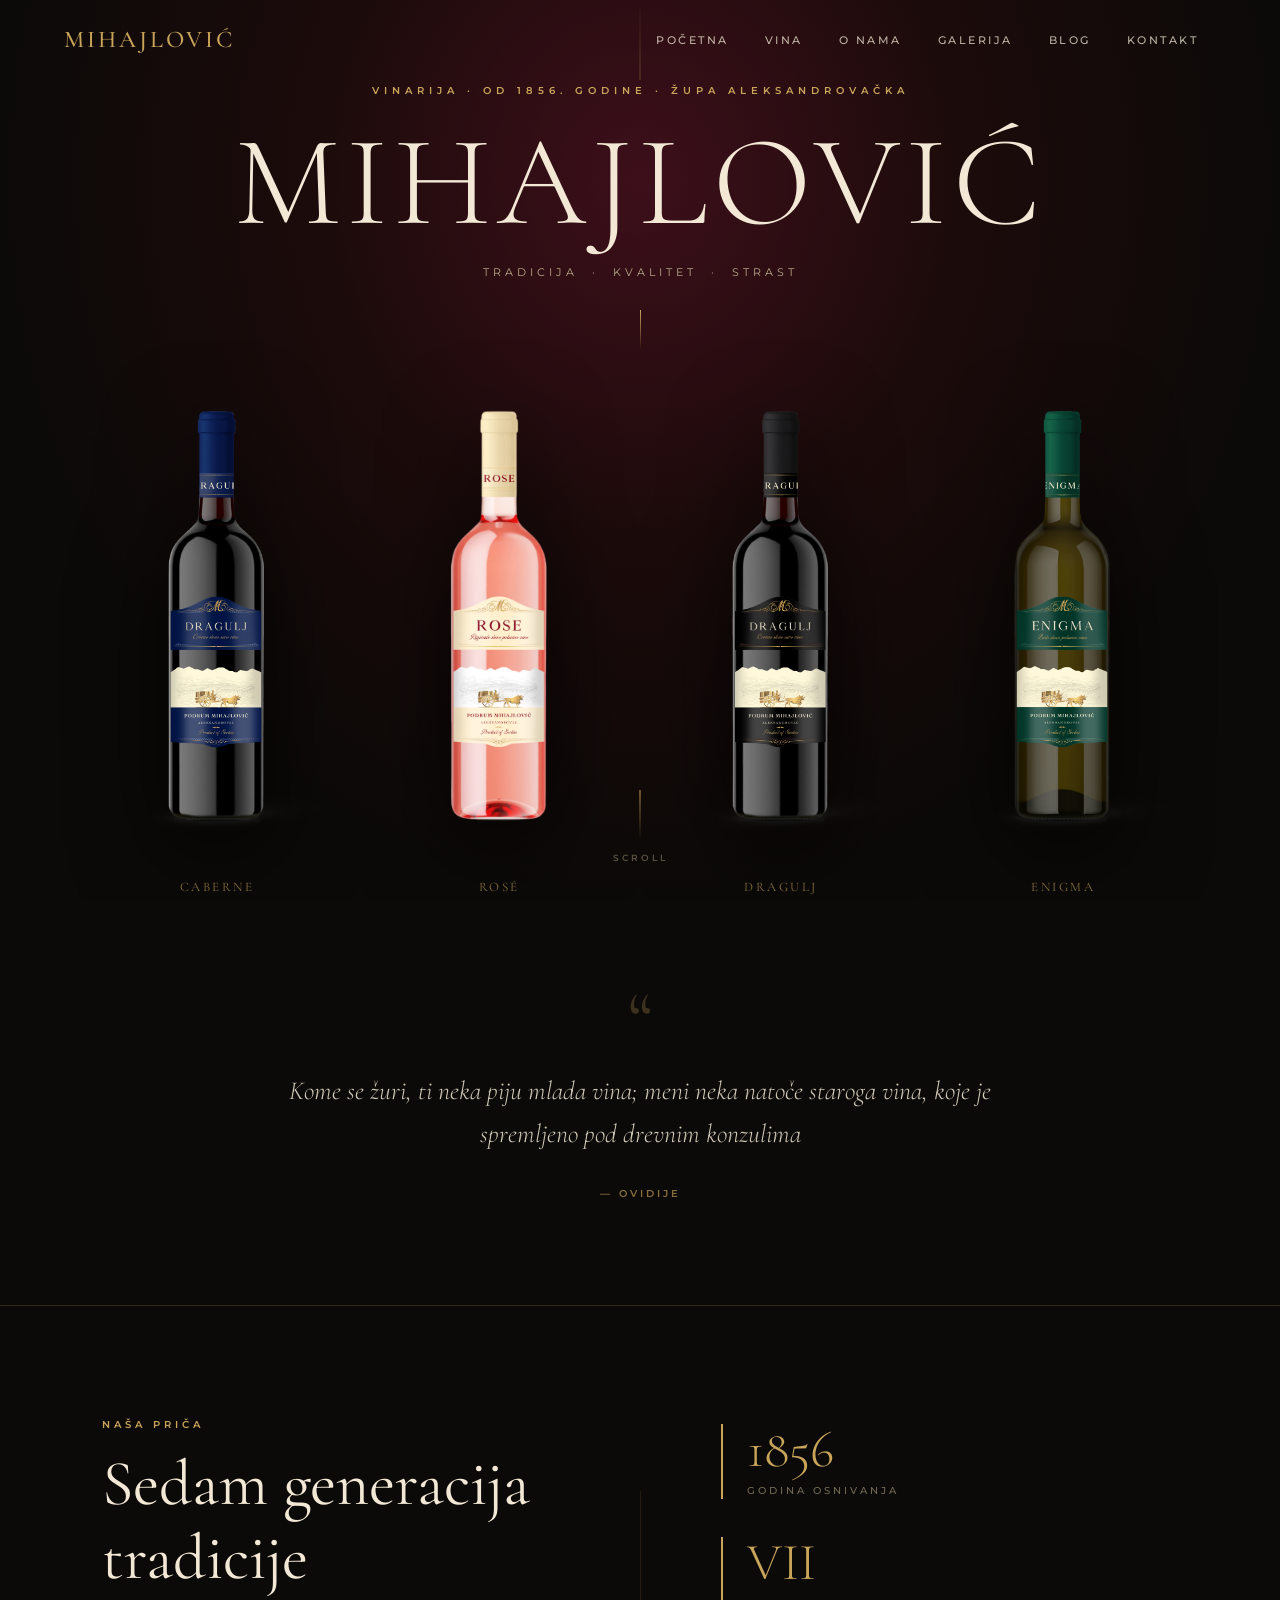
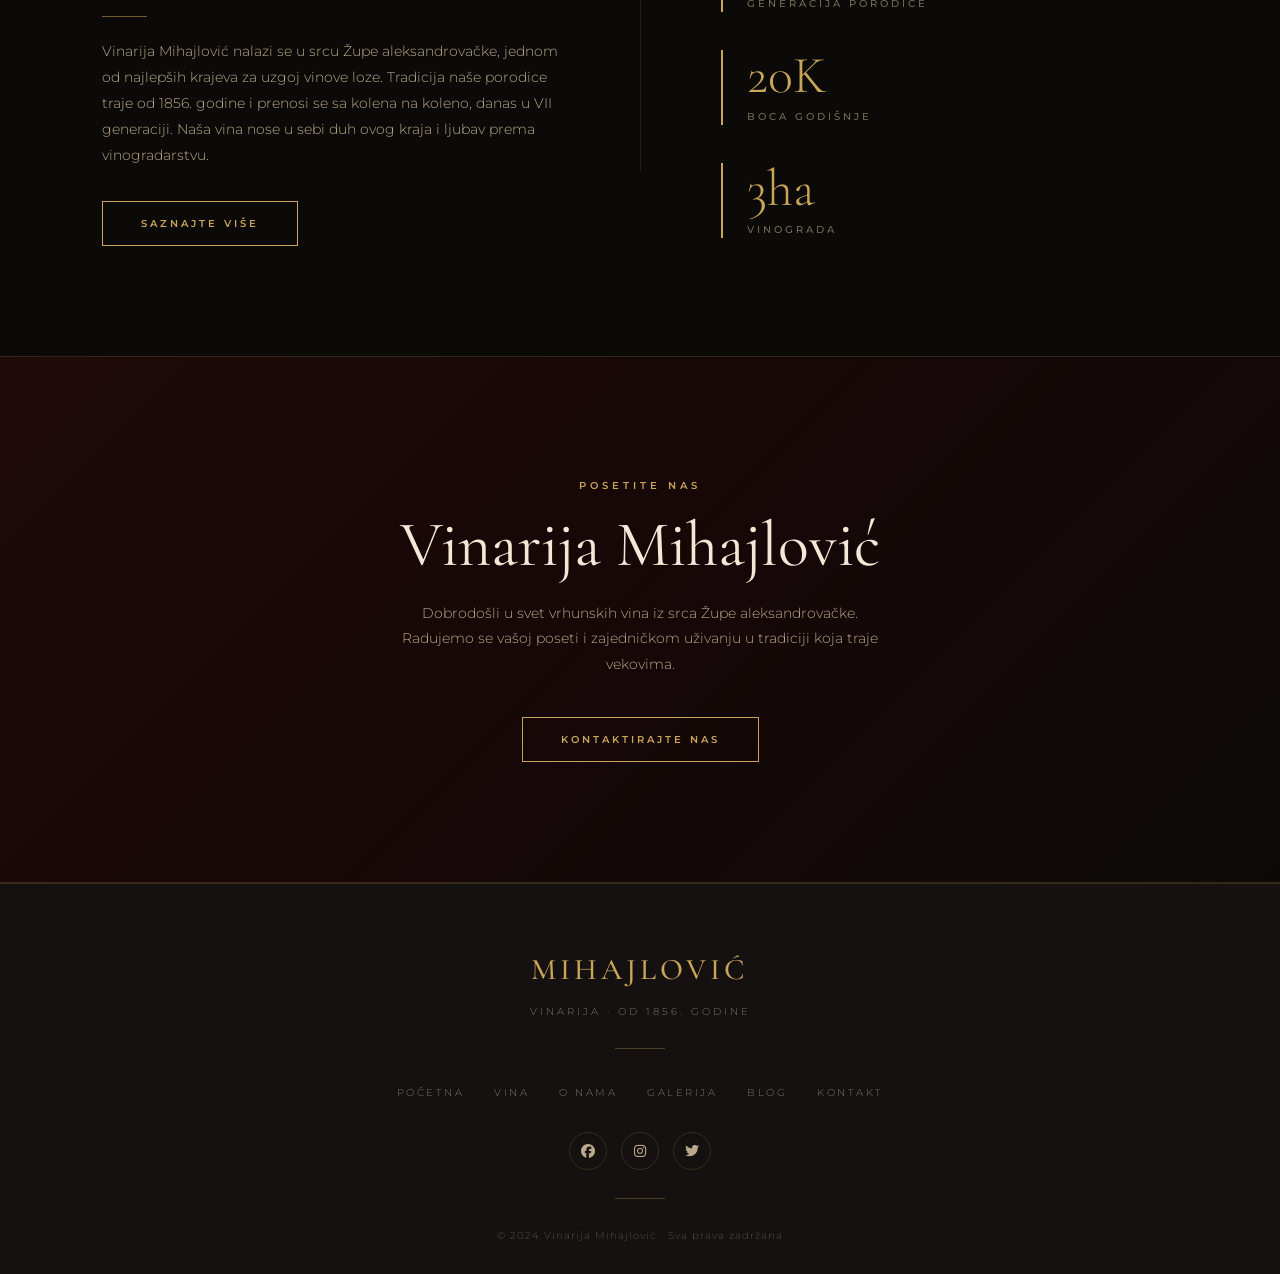
<file: index.html>
<!DOCTYPE html>
<html lang="sr">
<head>
    <meta charset="UTF-8">
    <meta name="viewport" content="width=device-width, initial-scale=1.0">
    <title>Vinarija Mihajlović</title>
    <link rel="stylesheet" href="stil.css">
    <link rel="stylesheet" href="https://cdnjs.cloudflare.com/ajax/libs/font-awesome/6.2.0/css/all.min.css" integrity="sha512-xh6O/CkQoPOWDdYTDqeRdPCVd1SpvCA9XXcUnZS2FmJNp1coAFzvtCN9BmamE+4aHK8yyUHUSCcJHgXloTyT2A==" crossorigin="anonymous" referrerpolicy="no-referrer" />
    <style>
        /* ─── HERO ─── */
        .hero {
            height: 100vh;
            min-height: 700px;
            display: flex;
            flex-direction: column;
            align-items: center;
            justify-content: center;
            position: relative;
            background: radial-gradient(ellipse at 50% 20%, #3d0f1a 0%, #1c0b0b 35%, var(--bg) 70%);
            overflow: hidden;
            padding-top: 80px;
            text-align: center;
        }

        .hero::before {
            content: '';
            position: absolute;
            top: 0; left: 50%;
            transform: translateX(-50%);
            width: 1px; height: 80px;
            background: linear-gradient(to bottom, transparent, var(--gold));
            opacity: 0.35;
        }

        .hero-eyebrow {
            font-size: 10px;
            font-weight: 600;
            letter-spacing: 5px;
            text-transform: uppercase;
            color: var(--gold);
            margin-bottom: 20px;
            opacity: 0;
            animation: fadeUp 1s ease 0.3s forwards;
        }

        .hero-title {
            font-family: 'Cormorant Garamond', serif;
            font-size: clamp(38px, 10vw, 130px);
            font-weight: 300;
            color: var(--cream);
            letter-spacing: 6px;
            text-transform: uppercase;
            line-height: 1;
            opacity: 0;
            animation: fadeUp 1s ease 0.5s forwards;
        }

        .hero-subtitle {
            font-size: 11px;
            font-weight: 400;
            letter-spacing: 4px;
            text-transform: uppercase;
            color: var(--cream-2);
            margin-top: 16px;
            opacity: 0;
            animation: fadeUp 1s ease 0.7s forwards;
        }

        .hero-line {
            width: 1px; height: 40px;
            background: linear-gradient(to bottom, var(--gold), transparent);
            margin: 28px auto;
            opacity: 0;
            animation: fadeIn 1s ease 0.9s forwards;
        }

        .hero-bottles {
            display: flex;
            align-items: flex-end;
            justify-content: center;
            gap: 32px;
            padding: 0 20px;
            opacity: 0;
            animation: fadeUp 1.2s ease 0.8s forwards;
        }

        .hero-bottle-item {
            display: flex;
            flex-direction: column;
            align-items: center;
            gap: 18px;
            transition: transform 0.5s ease;
        }

        .hero-bottle-item:hover { transform: translateY(-16px); }

        /*
         * All frames are identical: 190 × 380px, box-sizing: border-box.
         * All bottle images have AR 0.46-0.48 < frame AR 0.50 → height-constrained
         * → every bottle renders at exactly 380px tall.
         *
         * Rosé PNG has ~14% less top whitespace than the other packshots,
         * so its bottle content appears ~50px taller at 380px display height.
         * Compensate with padding-top on the rosé frame only:
         *   content area = 380 − 55 = 325px → bottle renders at ~302px ≈ others' ~304px.
         */
        .hero-bottle-frame {
            width: 250px;
            height: 480px;
            box-sizing: border-box;
            display: flex;
            align-items: flex-end;
            justify-content: center;
            flex-shrink: 0;
        }

        .hero-bottle-frame img {
            width: 100%;
            height: 100%;
            object-fit: contain;
            object-position: center bottom;
            filter: drop-shadow(0 25px 45px rgba(0, 0, 0, 0.8));
            transition: filter 0.5s ease;
        }

        .hero-bottle-item:hover .hero-bottle-frame img {
            filter: drop-shadow(0 35px 60px rgba(139, 34, 50, 0.55));
        }

        .hero-bottle-name {
            font-family: 'Cormorant Garamond', serif;
            font-size: 13px;
            font-weight: 400;
            color: var(--gold);
            letter-spacing: 2.5px;
            text-transform: uppercase;
            opacity: 0.65;
            transition: opacity 0.3s ease;
            width: 190px;
            text-align: center;
            display: block;
        }

        .hero-bottle-item:hover .hero-bottle-name { opacity: 1; }

        .scroll-indicator {
            position: absolute;
            bottom: 35px; left: 50%;
            transform: translateX(-50%);
            display: flex;
            flex-direction: column;
            align-items: center;
            gap: 10px;
            opacity: 0;
            animation: fadeIn 1.5s ease 1.6s forwards;
        }

        .scroll-indicator span {
            font-size: 9px;
            font-weight: 600;
            letter-spacing: 3px;
            text-transform: uppercase;
            color: var(--cream-2);
            opacity: 0.45;
        }

        .scroll-line {
            width: 1px; height: 50px;
            background: linear-gradient(to bottom, var(--gold), transparent);
            animation: scrollPulse 2.2s ease infinite;
        }

        /* ─── QUOTE ─── */
        .quote-section {
            padding: 100px 8%;
            text-align: center;
            border-bottom: 1px solid var(--border);
        }

        .quote-mark {
            font-family: 'Cormorant Garamond', serif;
            font-size: 80px;
            color: var(--gold);
            line-height: 0.5;
            opacity: 0.25;
            display: block;
            margin-bottom: 30px;
        }

        .quote-text {
            font-family: 'Cormorant Garamond', serif;
            font-size: clamp(18px, 2.5vw, 26px);
            font-style: italic;
            font-weight: 300;
            color: var(--cream);
            max-width: 780px;
            margin: 0 auto 22px;
            line-height: 1.65;
            opacity: 0.85;
        }

        .quote-author {
            font-size: 10px;
            font-weight: 600;
            letter-spacing: 3px;
            text-transform: uppercase;
            color: var(--gold);
            opacity: 0.65;
        }

        /* ─── ABOUT PREVIEW ─── */
        .about-preview {
            padding: 110px 8%;
            display: grid;
            grid-template-columns: 1fr 1px 1fr;
            gap: 70px;
            align-items: center;
            border-bottom: 1px solid var(--border);
        }

        .about-v-divider {
            width: 1px;
            height: 280px;
            background: var(--gold);
            opacity: 0.12;
            justify-self: center;
        }

        .about-text p {
            font-size: 14px;
            color: var(--cream-2);
            line-height: 1.85;
            margin-bottom: 32px;
        }

        .about-stats {
            display: flex;
            flex-direction: column;
            gap: 38px;
            padding-left: 10px;
        }

        .stat-item {
            border-left: 2px solid var(--gold);
            padding-left: 24px;
        }

        .stat-number {
            font-family: 'Cormorant Garamond', serif;
            font-size: 52px;
            font-weight: 300;
            color: var(--gold);
            line-height: 1;
        }

        .stat-label {
            font-size: 10px;
            font-weight: 500;
            letter-spacing: 3px;
            text-transform: uppercase;
            color: var(--cream-2);
            opacity: 0.6;
            margin-top: 6px;
        }

        /* ─── CTA ─── */
        .cta-section {
            padding: 120px 8%;
            text-align: center;
            background: linear-gradient(135deg, #200a0a 0%, #180707 40%, var(--bg) 100%);
            border-bottom: 1px solid var(--border);
        }

        .cta-section .sec-title { margin-bottom: 20px; }

        .cta-section p {
            font-size: 14px;
            color: var(--cream-2);
            max-width: 480px;
            margin: 0 auto 40px;
            line-height: 1.8;
        }

        /* ─── ANIMATIONS ─── */
        @keyframes fadeUp {
            from { opacity: 0; transform: translateY(22px); }
            to   { opacity: 1; transform: translateY(0); }
        }
        @keyframes fadeIn {
            from { opacity: 0; }
            to   { opacity: 1; }
        }
        @keyframes scrollPulse {
            0%, 100% { opacity: 0.3; }
            50%       { opacity: 1; }
        }

        /* ─── RESPONSIVE ─── */

        /* ── Tablet (900px) ── */
        @media (max-width: 900px) {
            .hero { padding-top: 65px; min-height: 600px; }

            .about-preview {
                grid-template-columns: 1fr;
                gap: 40px;
                padding: 70px 6%;
            }
            .about-v-divider { display: none; }
            .about-stats {
                flex-direction: row;
                flex-wrap: wrap;
                gap: 24px;
                padding-left: 0;
            }
            .stat-item { flex: 1; min-width: 100px; }
        }

        /* ── Large mobile (700px) ── */
        @media (max-width: 700px) {
            .hero { min-height: auto; height: auto; padding: 100px 16px 60px; }
            .hero-title { letter-spacing: 2px; }
            .hero-subtitle { letter-spacing: 2px; }
            .hero-eyebrow { font-size: 9px; letter-spacing: 3px; }

            /* 4 bottles in a row, smaller */
            .hero-bottles { gap: 10px; padding: 0 8px; flex-wrap: nowrap; }
            .hero-bottle-frame {
                width: 80px;
                height: 220px;
                flex-shrink: 0;
            }
            .hero-bottle-name { font-size: 9px; letter-spacing: 1.5px; width: 80px; }

            .quote-section { padding: 60px 5%; }
            .cta-section   { padding: 70px 5%; }
        }

        /* ── Small mobile (520px) — switch to 2×2 grid ── */
        @media (max-width: 520px) {
            .hero {
                padding: 90px 16px 50px;
                justify-content: flex-start;
                padding-top: 90px;
            }
            .hero-title { font-size: clamp(32px, 9vw, 52px); letter-spacing: 1px; }

            /* 2×2 grid — all 4 bottles always visible */
            .hero-bottles {
                display: grid;
                grid-template-columns: 1fr 1fr;
                gap: 20px 12px;
                padding: 0;
                width: 100%;
                max-width: 320px;
                margin: 0 auto;
            }

            .hero-bottle-item {
                flex-direction: column;
                align-items: center;
                transform: none !important;
            }

            .hero-bottle-frame {
                width: 100%;
                height: 180px;
                flex-shrink: 1;
            }

            .hero-bottle-name {
                width: 100%;
                font-size: 10px;
                letter-spacing: 1.5px;
                text-align: center;
            }

            .scroll-indicator { display: none; }
        }

        /* ── Extra small (380px) ── */
        @media (max-width: 380px) {
            .hero { padding: 80px 12px 40px; }
            .hero-bottles { max-width: 280px; gap: 14px 8px; }
            .hero-bottle-frame { height: 155px; }
            .hero-bottle-name { font-size: 9px; }
            .about-stats { flex-direction: column; }
        }
    </style>
</head>
<body>

<nav id="navbar">
    <ul class="sidebar" id="sidebar">
        <li><a href="#" onclick="hideSidebar(); return false;" class="sidebar-close">
            <svg xmlns="http://www.w3.org/2000/svg" height="24" viewBox="0 -960 960 960" width="24"><path d="m256-200-56-56 224-224-224-224 56-56 224 224 224-224 56 56-224 224 224 224-56 56-224-224-224 224Z"/></svg>
        </a></li>
        <li><a href="index.html">Početna</a></li>
        <li><a href="vina.html">Vina</a></li>
        <li><a href="o_nama.html">O nama</a></li>
        <li><a href="galerija.html">Galerija</a></li>
        <li><a href="blog.html">Blog</a></li>
        <li><a href="kontakt.html">Kontakt</a></li>
    </ul>
    <ul class="nav-main">
        <li><a href="index.html" class="logo-link"><span class="logo-text">Mihajlović</span></a></li>
        <li class="hideOnMobile"><a href="index.html" class="nav-link">Početna</a></li>
        <li class="hideOnMobile"><a href="vina.html" class="nav-link">Vina</a></li>
        <li class="hideOnMobile"><a href="o_nama.html" class="nav-link">O nama</a></li>
        <li class="hideOnMobile"><a href="galerija.html" class="nav-link">Galerija</a></li>
        <li class="hideOnMobile"><a href="blog.html" class="nav-link">Blog</a></li>
        <li class="hideOnMobile"><a href="kontakt.html" class="nav-link">Kontakt</a></li>
        <li class="menu-button" onclick="showSidebar()">
            <a href="#"><svg xmlns="http://www.w3.org/2000/svg" height="24" viewBox="0 -960 960 960" width="24"><path d="M120-240v-80h720v80H120Zm0-200v-80h720v80H120Zm0-200v-80h720v80H120Z"/></svg></a>
        </li>
    </ul>
</nav>

<!-- ─── HERO ─────────────────────────────────── -->
<section class="hero">
    <span class="hero-eyebrow">Vinarija &middot; Od 1856. godine &middot; Župa Aleksandrovačka</span>
    <h1 class="hero-title">Mihajlović</h1>
    <p class="hero-subtitle">Tradicija &nbsp;&middot;&nbsp; Kvalitet &nbsp;&middot;&nbsp; Strast</p>
    <div class="hero-line"></div>

    <div class="hero-bottles">
        <a href="vina.html#Caberne" class="hero-bottle-item">
            <div class="hero-bottle-frame">
                <img src="slike/Packshot_Dragulj_Tamno Plavi.png" alt="Caberne">
            </div>
            <span class="hero-bottle-name">Caberne</span>
        </a>
        <a href="vina.html#Rose" class="hero-bottle-item rose-bottle">
            <div class="hero-bottle-frame">
                <img src="slike/Packshot_Rose.png" alt="Rosé">
            </div>
            <span class="hero-bottle-name">Rosé</span>
        </a>
        <a href="vina.html#Dragulj" class="hero-bottle-item">
            <div class="hero-bottle-frame">
                <img src="slike/Packshot_Dragulj.png" alt="Dragulj">
            </div>
            <span class="hero-bottle-name">Dragulj</span>
        </a>
        <a href="vina.html#Enigma" class="hero-bottle-item">
            <div class="hero-bottle-frame">
                <img src="slike/Packshot_Enigma.png" alt="Enigma">
            </div>
            <span class="hero-bottle-name">Enigma</span>
        </a>
    </div>

    <div class="scroll-indicator">
        <div class="scroll-line"></div>
        <span>Scroll</span>
    </div>
</section>

<!-- ─── QUOTE ─────────────────────────────────── -->
<section class="quote-section">
    <span class="quote-mark">&ldquo;</span>
    <p class="quote-text">Kome se žuri, ti neka piju mlada vina; meni neka natoče staroga vina, koje je spremljeno pod drevnim konzulima</p>
    <span class="quote-author">&mdash; Ovidije</span>
</section>

<!-- ─── ABOUT PREVIEW ─────────────────────────── -->
<section class="about-preview">
    <div class="about-text">
        <span class="sec-label">Naša priča</span>
        <h2 class="sec-title">Sedam generacija tradicije</h2>
        <div class="sec-divider"></div>
        <p>Vinarija Mihajlović nalazi se u srcu Župe aleksandrovačke, jednom od najlepših krajeva za uzgoj vinove loze. Tradicija naše porodice traje od 1856. godine i prenosi se sa kolena na koleno, danas u VII generaciji. Naša vina nose u sebi duh ovog kraja i ljubav prema vinogradarstvu.</p>
        <a href="o_nama.html" class="btn-outline">Saznajte više</a>
    </div>

    <div class="about-v-divider"></div>

    <div class="about-stats">
        <div class="stat-item">
            <div class="stat-number">1856</div>
            <div class="stat-label">Godina osnivanja</div>
        </div>
        <div class="stat-item">
            <div class="stat-number">VII</div>
            <div class="stat-label">Generacija porodice</div>
        </div>
        <div class="stat-item">
            <div class="stat-number">20K</div>
            <div class="stat-label">Boca godišnje</div>
        </div>
        <div class="stat-item">
            <div class="stat-number">3ha</div>
            <div class="stat-label">Vinograda</div>
        </div>
    </div>
</section>

<!-- ─── CTA ───────────────────────────────────── -->
<section class="cta-section">
    <span class="sec-label">Posetite nas</span>
    <h2 class="sec-title">Vinarija Mihajlović</h2>
    <p>Dobrodošli u svet vrhunskih vina iz srca Župe aleksandrovačke. Radujemo se vašoj poseti i zajedničkom uživanju u tradiciji koja traje vekovima.</p>
    <a href="kontakt.html" class="btn-outline">Kontaktirajte nas</a>
</section>

<footer>
    <div class="footer-inner">
        <div class="footer-brand">Mihajlović</div>
        <div class="footer-tagline">Vinarija &middot; Od 1856. godine</div>
        <div class="footer-hr"></div>
        <ul class="footer-nav">
            <li><a href="index.html">Početna</a></li>
            <li><a href="vina.html">Vina</a></li>
            <li><a href="o_nama.html">O nama</a></li>
            <li><a href="galerija.html">Galerija</a></li>
            <li><a href="blog.html">Blog</a></li>
            <li><a href="kontakt.html">Kontakt</a></li>
        </ul>
        <div class="footer-social">
            <a href="#"><i class="fa-brands fa-facebook"></i></a>
            <a href="https://www.instagram.com/vinarijamihajlovic?igsh=MWQzcGxwazJzd2RjOQ==" target="_blank"><i class="fa-brands fa-instagram"></i></a>
            <a href="#"><i class="fa-brands fa-twitter"></i></a>
        </div>
        <div class="footer-hr"></div>
        <p class="footer-copy">&copy; 2024 Vinarija Mihajlović &middot; Sva prava zadržana</p>
    </div>
</footer>

<script src="skript.js"></script>
</body>
</html>
</file>
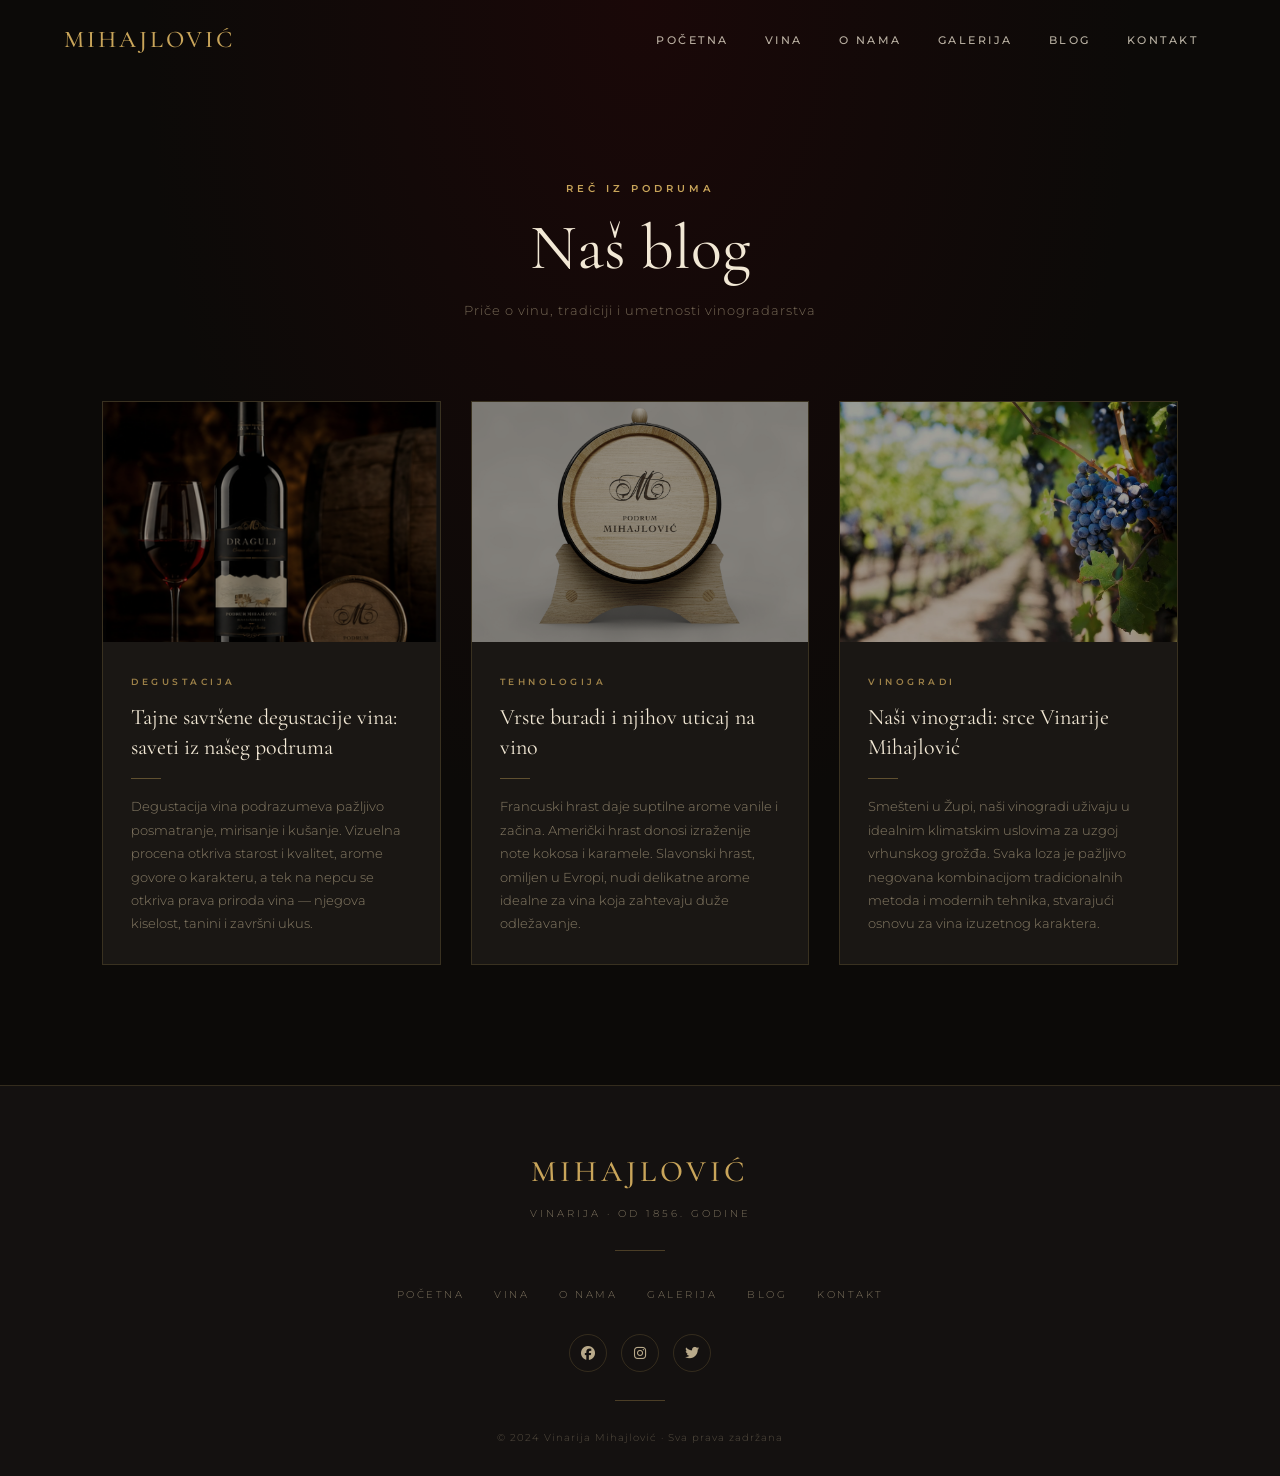
<file: blog.html>
<!DOCTYPE html>
<html lang="sr">
<head>
    <meta charset="UTF-8">
    <meta name="viewport" content="width=device-width, initial-scale=1.0">
    <title>Blog &mdash; Vinarija Mihajlović</title>
    <link rel="stylesheet" href="stil.css">
    <link rel="stylesheet" href="https://cdnjs.cloudflare.com/ajax/libs/font-awesome/6.2.0/css/all.min.css" integrity="sha512-xh6O/CkQoPOWDdYTDqeRdPCVd1SpvCA9XXcUnZS2FmJNp1coAFzvtCN9BmamE+4aHK8yyUHUSCcJHgXloTyT2A==" crossorigin="anonymous" referrerpolicy="no-referrer" />
    <style>
        .blog-section {
            padding: 180px 8% 120px;
            background: radial-gradient(ellipse at 50% 0%, #1a0808 0%, var(--bg) 55%);
        }

        .blog-header {
            text-align: center;
            margin-bottom: 80px;
        }

        .blog-header .sec-title { margin-bottom: 14px; }

        .blog-header p {
            font-size: 13px;
            color: var(--cream-2);
            letter-spacing: 1px;
            opacity: 0.6;
        }

        /* ─── GRID ─── */
        .blog-grid {
            display: grid;
            grid-template-columns: repeat(3, 1fr);
            gap: 30px;
        }

        /* ─── CARD ─── */
        .blog-card {
            border: 1px solid var(--border);
            background: var(--bg-card);
            display: flex;
            flex-direction: column;
            transition: border-color 0.4s ease, transform 0.4s ease;
            overflow: hidden;
        }

        .blog-card:hover {
            border-color: var(--border-hover);
            transform: translateY(-8px);
        }

        .blog-card-img-wrap {
            overflow: hidden;
            height: 240px;
            flex-shrink: 0;
        }

        .blog-card-img-wrap img {
            width: 100%;
            height: 100%;
            object-fit: cover;
            filter: brightness(0.6) sepia(0.15);
            transition: transform 0.6s ease, filter 0.6s ease;
        }

        .blog-card:hover .blog-card-img-wrap img {
            transform: scale(1.05);
            filter: brightness(0.75) sepia(0.08);
        }

        .blog-card-body {
            padding: 32px 28px 28px;
            display: flex;
            flex-direction: column;
            flex: 1;
        }

        .blog-card-label {
            font-size: 9px;
            font-weight: 600;
            letter-spacing: 3.5px;
            text-transform: uppercase;
            color: var(--gold);
            opacity: 0.75;
            margin-bottom: 14px;
        }

        .blog-card-title {
            font-family: 'Cormorant Garamond', serif;
            font-size: 22px;
            font-weight: 400;
            color: var(--cream);
            line-height: 1.35;
            margin-bottom: 16px;
        }

        .blog-card-divider {
            width: 30px;
            height: 1px;
            background: var(--gold);
            opacity: 0.4;
            margin-bottom: 16px;
        }

        .blog-card-text {
            font-size: 13px;
            color: var(--cream-2);
            line-height: 1.8;
            opacity: 0.7;
            flex: 1;
        }

        /* ─── RESPONSIVE ─── */
        @media (max-width: 1000px) {
            .blog-grid { grid-template-columns: 1fr 1fr; }
        }

        @media (max-width: 650px) {
            .blog-section  { padding: 110px 5% 70px; }
            .blog-header   { margin-bottom: 50px; }
            .blog-grid     { grid-template-columns: 1fr; }
            .blog-card-img-wrap { height: 200px; }
        }

        @media (max-width: 400px) {
            .blog-section        { padding: 95px 4% 60px; }
            .blog-card-body      { padding: 24px 20px 20px; }
            .blog-card-img-wrap  { height: 175px; }
        }
    </style>
</head>
<body>

<nav id="navbar">
    <ul class="sidebar" id="sidebar">
        <li><a href="#" onclick="hideSidebar(); return false;" class="sidebar-close">
            <svg xmlns="http://www.w3.org/2000/svg" height="24" viewBox="0 -960 960 960" width="24"><path d="m256-200-56-56 224-224-224-224 56-56 224 224 224-224 56 56-224 224 224 224-56 56-224-224-224 224Z"/></svg>
        </a></li>
        <li><a href="index.html">Početna</a></li>
        <li><a href="vina.html">Vina</a></li>
        <li><a href="o_nama.html">O nama</a></li>
        <li><a href="galerija.html">Galerija</a></li>
        <li><a href="blog.html">Blog</a></li>
        <li><a href="kontakt.html">Kontakt</a></li>
    </ul>
    <ul class="nav-main">
        <li><a href="index.html" class="logo-link"><span class="logo-text">Mihajlović</span></a></li>
        <li class="hideOnMobile"><a href="index.html" class="nav-link">Početna</a></li>
        <li class="hideOnMobile"><a href="vina.html" class="nav-link">Vina</a></li>
        <li class="hideOnMobile"><a href="o_nama.html" class="nav-link">O nama</a></li>
        <li class="hideOnMobile"><a href="galerija.html" class="nav-link">Galerija</a></li>
        <li class="hideOnMobile"><a href="blog.html" class="nav-link">Blog</a></li>
        <li class="hideOnMobile"><a href="kontakt.html" class="nav-link">Kontakt</a></li>
        <li class="menu-button" onclick="showSidebar()">
            <a href="#"><svg xmlns="http://www.w3.org/2000/svg" height="24" viewBox="0 -960 960 960" width="24"><path d="M120-240v-80h720v80H120Zm0-200v-80h720v80H120Zm0-200v-80h720v80H120Z"/></svg></a>
        </li>
    </ul>
</nav>

<section class="blog-section">
    <div class="blog-header">
        <span class="sec-label">Reč iz podruma</span>
        <h1 class="sec-title">Naš blog</h1>
        <p>Priče o vinu, tradiciji i umetnosti vinogradarstva</p>
    </div>

    <div class="blog-grid">

        <article class="blog-card">
            <div class="blog-card-img-wrap">
                <img src="slike/dragulj_upscaled.png" alt="Degustacija vina">
            </div>
            <div class="blog-card-body">
                <span class="blog-card-label">Degustacija</span>
                <h2 class="blog-card-title">Tajne savršene degustacije vina: saveti iz našeg podruma</h2>
                <div class="blog-card-divider"></div>
                <p class="blog-card-text">Degustacija vina podrazumeva pažljivo posmatranje, mirisanje i kušanje. Vizuelna procena otkriva starost i kvalitet, arome govore o karakteru, a tek na nepcu se otkriva prava priroda vina — njegova kiselost, tanini i završni ukus.</p>
            </div>
        </article>

        <article class="blog-card">
            <div class="blog-card-img-wrap">
                <img src="slike/Mihajlović_Bure.jpg" alt="Hrastova burad">
            </div>
            <div class="blog-card-body">
                <span class="blog-card-label">Tehnologija</span>
                <h2 class="blog-card-title">Vrste buradi i njihov uticaj na vino</h2>
                <div class="blog-card-divider"></div>
                <p class="blog-card-text">Francuski hrast daje suptilne arome vanile i začina. Američki hrast donosi izraženije note kokosa i karamele. Slavonski hrast, omiljen u Evropi, nudi delikatne arome idealne za vina koja zahtevaju duže odležavanje.</p>
            </div>
        </article>

        <article class="blog-card">
            <div class="blog-card-img-wrap">
                <img src="slike/mihajlovic_01-1200x800.jpg" alt="Vinogradi">
            </div>
            <div class="blog-card-body">
                <span class="blog-card-label">Vinogradi</span>
                <h2 class="blog-card-title">Naši vinogradi: srce Vinarije Mihajlović</h2>
                <div class="blog-card-divider"></div>
                <p class="blog-card-text">Smešteni u Župi, naši vinogradi uživaju u idealnim klimatskim uslovima za uzgoj vrhunskog grožđa. Svaka loza je pažljivo negovana kombinacijom tradicionalnih metoda i modernih tehnika, stvarajući osnovu za vina izuzetnog karaktera.</p>
            </div>
        </article>

    </div>
</section>

<footer>
    <div class="footer-inner">
        <div class="footer-brand">Mihajlović</div>
        <div class="footer-tagline">Vinarija &middot; Od 1856. godine</div>
        <div class="footer-hr"></div>
        <ul class="footer-nav">
            <li><a href="index.html">Početna</a></li>
            <li><a href="vina.html">Vina</a></li>
            <li><a href="o_nama.html">O nama</a></li>
            <li><a href="galerija.html">Galerija</a></li>
            <li><a href="blog.html">Blog</a></li>
            <li><a href="kontakt.html">Kontakt</a></li>
        </ul>
        <div class="footer-social">
            <a href="#"><i class="fa-brands fa-facebook"></i></a>
            <a href="https://www.instagram.com/vinarijamihajlovic?igsh=MWQzcGxwazJzd2RjOQ==" target="_blank"><i class="fa-brands fa-instagram"></i></a>
            <a href="#"><i class="fa-brands fa-twitter"></i></a>
        </div>
        <div class="footer-hr"></div>
        <p class="footer-copy">&copy; 2024 Vinarija Mihajlović &middot; Sva prava zadržana</p>
    </div>
</footer>

<script src="skript.js"></script>
</body>
</html>
</file>
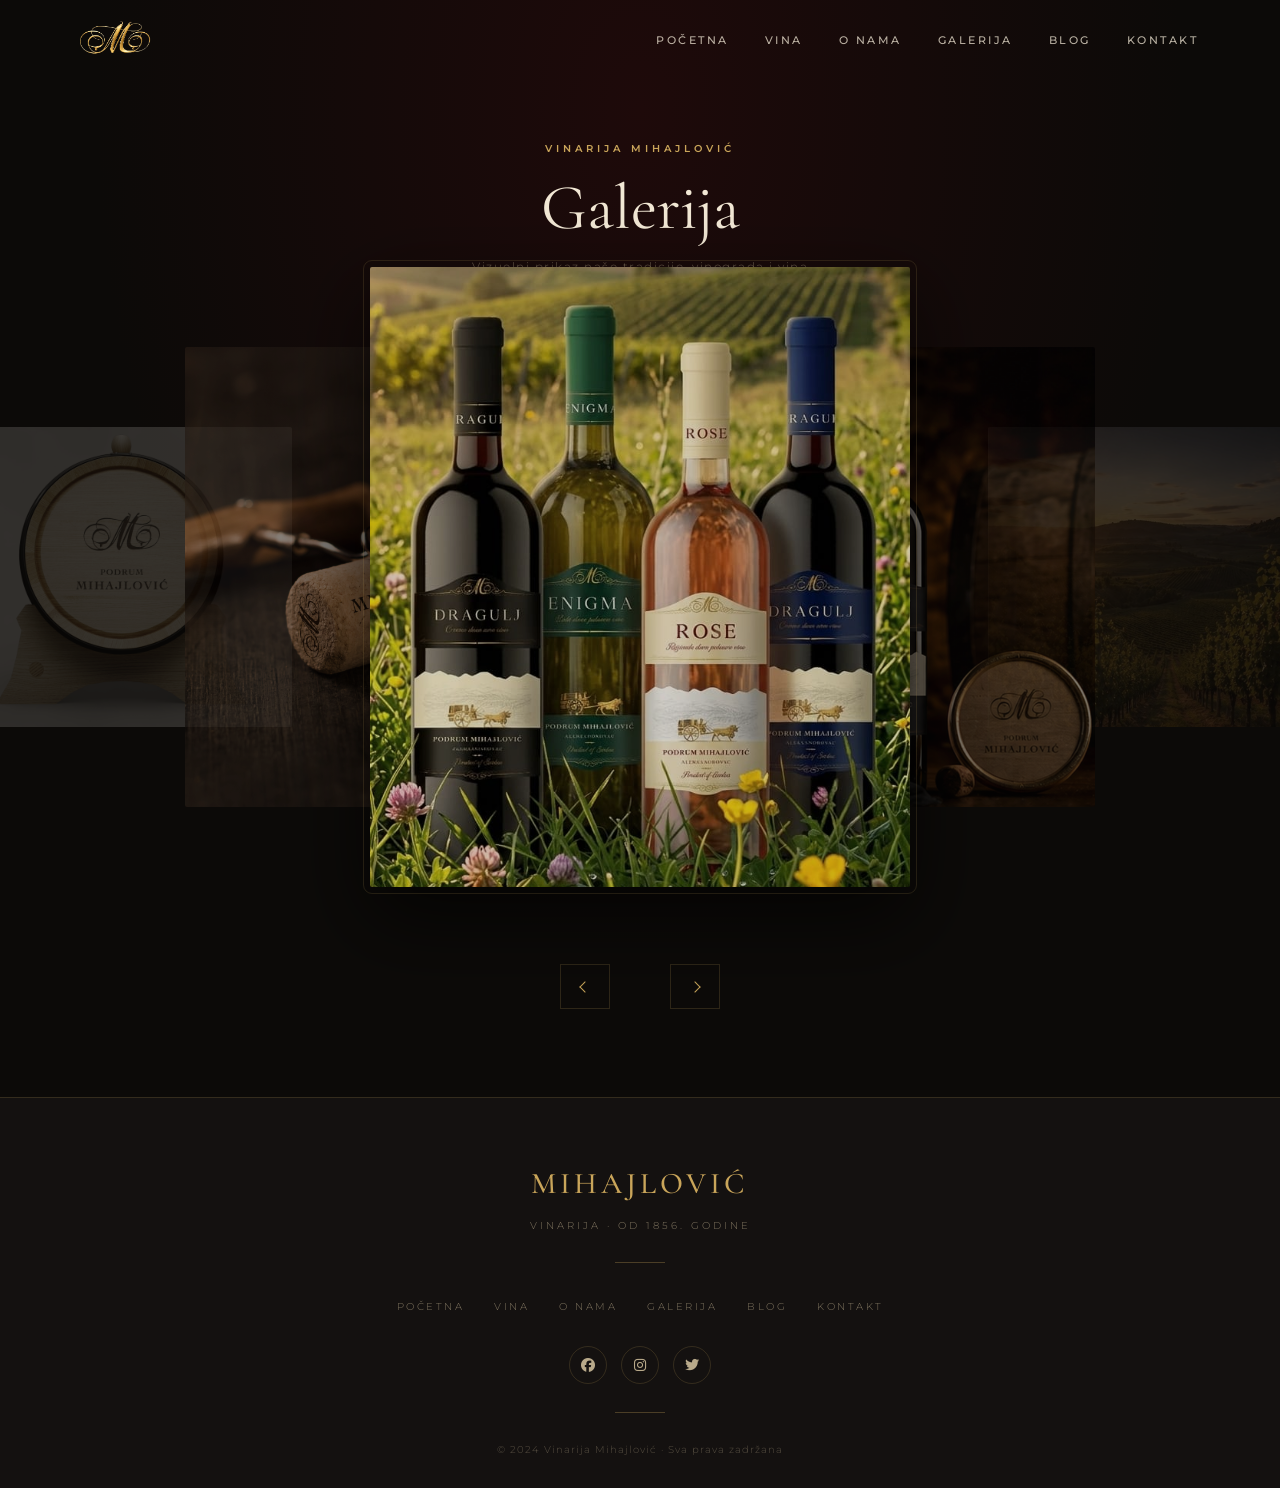
<file: galerija.html>
<!DOCTYPE html>
<html lang="sr">
<head>
    <meta charset="UTF-8">
    <meta name="viewport" content="width=device-width, initial-scale=1.0">
    <title>Galerija &mdash; Vinarija Mihajlović</title>
    <link rel="stylesheet" href="stil.css">
    <link rel="stylesheet" href="https://cdnjs.cloudflare.com/ajax/libs/font-awesome/6.2.0/css/all.min.css" integrity="sha512-xh6O/CkQoPOWDdYTDqeRdPCVd1SpvCA9XXcUnZS2FmJNp1coAFzvtCN9BmamE+4aHK8yyUHUSCcJHgXloTyT2A==" crossorigin="anonymous" referrerpolicy="no-referrer" />
    <style>
        .gallery-section {
            min-height: 100vh;
            display: flex;
            flex-direction: column;
            align-items: center;
            justify-content: center;
            padding: 140px 5% 80px;
            background: radial-gradient(ellipse at 50% 10%, #1e0a0a 0%, var(--bg) 60%);
        }

        .gallery-header {
            text-align: center;
            margin-bottom: 70px;
        }

        .gallery-header .sec-title { margin-bottom: 12px; }

        .gallery-header p {
            font-size: 12px;
            color: var(--cream-2);
            letter-spacing: 1.5px;
            opacity: 0.55;
        }

        /* ════════════════════════════════
           DESKTOP CAROUSEL
        ════════════════════════════════ */
        .gallery {
            width: 100%;
            max-width: 1400px;
        }

        .gallery-container {
            display: flex;
            align-items: center;
            height: 460px;
            position: relative;
            margin: 0 auto;
        }

        .gallery-item {
            height: 300px;
            opacity: 0;
            position: absolute;
            transition: all 0.4s ease-in-out;
            width: 340px;
            z-index: 0;
            border-radius: 2px;
            object-fit: cover;
            filter: brightness(0.55) sepia(0.15);
        }

        .gallery-item-1 {
            left: 5%;
            opacity: 0.35;
            transform: translateX(-50%);
        }

        .gallery-item-2,
        .gallery-item-4 {
            height: 460px;
            opacity: 0.7;
            width: 380px;
            z-index: 1;
            filter: brightness(0.65) sepia(0.1);
        }

        .gallery-item-2 {
            left: 27%;
            transform: translateX(-50%);
        }

        .gallery-item-3 {
            height: 620px;
            opacity: 1;
            left: 50%;
            transform: translateX(-50%);
            width: 540px;
            z-index: 2;
            box-shadow: 0 30px 80px rgba(0, 0, 0, 0.7);
            filter: brightness(0.8) sepia(0.08);
            outline: 1px solid var(--border);
            outline-offset: 6px;
        }

        .gallery-item-4 {
            left: 73%;
            transform: translateX(-50%);
        }

        .gallery-item-5 {
            left: 95%;
            opacity: 0.35;
            transform: translateX(-50%);
        }

        /* ─── DESKTOP CONTROLS ─── */
        .gallery-controls {
            display: flex;
            justify-content: center;
            align-items: center;
            margin-top: 150px;
            gap: 60px;
            height: 60px;
        }

        .gallery-controls button {
            background: transparent;
            border: 1px solid var(--border);
            cursor: pointer;
            padding: 14px 20px;
            color: var(--cream-2);
            transition: border-color 0.3s ease, color 0.3s ease;
        }

        .gallery-controls button:hover {
            border-color: var(--gold);
            color: var(--gold);
        }

        .gallery-controls button:focus { outline: none; }

        .gallery-controls-previous::before {
            border: solid var(--gold);
            border-width: 0 1.5px 1.5px 0;
            content: '';
            display: inline-block;
            height: 8px;
            width: 8px;
            transform: rotate(135deg);
            transition: transform 0.2s ease;
        }

        .gallery-controls-next::before {
            border: solid var(--gold);
            border-width: 0 1.5px 1.5px 0;
            content: '';
            display: inline-block;
            height: 8px;
            width: 8px;
            transform: rotate(-45deg);
            transition: transform 0.2s ease;
        }

        .gallery-controls-previous:hover::before { transform: rotate(135deg) translate(2px, 2px); }
        .gallery-controls-next:hover::before     { transform: rotate(-45deg) translate(-2px, 2px); }

        /* ════════════════════════════════
           MOBILE SLIDER  (≤ 700px)
        ════════════════════════════════ */
        .gallery-mobile { display: none; width: 100%; }

        .gallery-mobile-track {
            display: flex;
            overflow-x: auto;
            scroll-snap-type: x mandatory;
            scroll-behavior: smooth;
            -webkit-overflow-scrolling: touch;
            gap: 14px;
            /* peek of neighbouring slides */
            padding: 0 10%;
            scrollbar-width: none;
        }

        .gallery-mobile-track::-webkit-scrollbar { display: none; }

        .gallery-mobile-slide {
            flex: 0 0 80%;
            scroll-snap-align: center;
            height: 56vw;
            max-height: 340px;
            overflow: hidden;
            position: relative;
            transition: transform 0.35s ease, filter 0.35s ease;
        }

        .gallery-mobile-slide img {
            width: 100%;
            height: 100%;
            object-fit: cover;
            filter: brightness(0.55) sepia(0.15);
            transition: filter 0.35s ease;
        }

        /* Active (center) slide — gold outline + brighter */
        .gallery-mobile-slide.active img {
            filter: brightness(0.82) sepia(0.08);
        }

        .gallery-mobile-slide.active {
            outline: 1px solid var(--border);
            outline-offset: 5px;
        }

        /* ─── DOTS ─── */
        .gallery-mobile-dots {
            display: flex;
            justify-content: center;
            align-items: center;
            gap: 10px;
            margin-top: 28px;
        }

        .gallery-dot {
            width: 5px;
            height: 5px;
            border-radius: 50%;
            background: var(--gold);
            opacity: 0.25;
            transition: opacity 0.3s ease, transform 0.3s ease;
            cursor: pointer;
        }

        .gallery-dot.active {
            opacity: 1;
            transform: scale(1.5);
        }

        /* ─── MOBILE ARROWS ─── */
        .gallery-mobile-arrows {
            display: flex;
            justify-content: center;
            gap: 24px;
            margin-top: 24px;
        }

        .gallery-mobile-btn {
            background: transparent;
            border: 1px solid var(--border);
            color: var(--cream-2);
            width: 44px;
            height: 44px;
            display: flex;
            align-items: center;
            justify-content: center;
            cursor: pointer;
            transition: border-color 0.3s ease, color 0.3s ease;
        }

        .gallery-mobile-btn:focus  { outline: none; }
        .gallery-mobile-btn:active { border-color: var(--gold); color: var(--gold); }

        .gallery-mobile-btn::before {
            border: solid var(--gold);
            border-width: 0 1.5px 1.5px 0;
            content: '';
            display: inline-block;
            height: 8px;
            width: 8px;
        }

        .gallery-mobile-btn.prev::before { transform: rotate(135deg); }
        .gallery-mobile-btn.next::before { transform: rotate(-45deg); }

        /* ════════════════════════════════
           RESPONSIVE SWITCHES
        ════════════════════════════════ */
        @media (max-width: 900px) {
            .gallery-section   { padding: 120px 4% 60px; }
            .gallery-header    { margin-bottom: 60px; }
            .gallery-container { height: 340px; }
            .gallery-controls  { margin-top: 50px; }
            .gallery-item-3    { height: 310px; width: 310px; }
            .gallery-item-2, .gallery-item-4 { height: 260px; width: 280px; }
        }

        /* Switch to mobile slider below 700px */
        @media (max-width: 700px) {
            .gallery-section   { padding: 100px 0 60px; }
            .gallery-header    { margin-bottom: 40px; padding: 0 5%; }

            /* Hide desktop carousel */
            .gallery-container { display: none; }
            .gallery-controls  { display: none; }

            /* Show mobile slider */
            .gallery-mobile    { display: block; }
        }
    </style>
</head>
<body>

<nav id="navbar">
    <ul class="sidebar" id="sidebar">
        <li><a href="#" onclick="hideSidebar(); return false;" class="sidebar-close">
            <svg xmlns="http://www.w3.org/2000/svg" height="24" viewBox="0 -960 960 960" width="24"><path d="m256-200-56-56 224-224-224-224 56-56 224 224 224-224 56 56-224 224 224 224-56 56-224-224-224 224Z"/></svg>
        </a></li>
        <li><a href="index.html">Početna</a></li>
        <li><a href="vina.html">Vina</a></li>
        <li><a href="o_nama.html">O nama</a></li>
        <li><a href="galerija.html">Galerija</a></li>
        <li><a href="blog.html">Blog</a></li>
        <li><a href="kontakt.html">Kontakt</a></li>
    </ul>
    <ul class="nav-main">
        <li><a href="index.html" class="logo-link"><span class="logo-text"><img src="slike/logo.png" alt="" width="100px" height="50px"></span></a></li>
        <li class="hideOnMobile"><a href="index.html" class="nav-link">Početna</a></li>
        <li class="hideOnMobile"><a href="vina.html" class="nav-link">Vina</a></li>
        <li class="hideOnMobile"><a href="o_nama.html" class="nav-link">O nama</a></li>
        <li class="hideOnMobile"><a href="galerija.html" class="nav-link">Galerija</a></li>
        <li class="hideOnMobile"><a href="blog.html" class="nav-link">Blog</a></li>
        <li class="hideOnMobile"><a href="kontakt.html" class="nav-link">Kontakt</a></li>
        <li class="menu-button" onclick="showSidebar()">
            <a href="#"><svg xmlns="http://www.w3.org/2000/svg" height="24" viewBox="0 -960 960 960" width="24"><path d="M120-240v-80h720v80H120Zm0-200v-80h720v80H120Zm0-200v-80h720v80H120Z"/></svg></a>
        </li>
    </ul>
</nav>

<section class="gallery-section">
    <div class="gallery-header">
        <span class="sec-label">Vinarija Mihajlović</span>
        <h1 class="sec-title">Galerija</h1>
        <p>Vizuelni prikaz naše tradicije, vinograda i vina</p>
    </div>

    <div class="gallery">

        <!-- ── DESKTOP CAROUSEL ─────────────────── -->
        <div class="gallery-container">
            <img class="gallery-item gallery-item-1" src="slike/Mihajlović_Bure.jpg"   data-index="1" alt="">
            <img class="gallery-item gallery-item-2" src="slike/Mihajlović_Pampur.jpg" data-index="2" alt="">
            <img class="gallery-item gallery-item-3" src="slike/Ai slika.jpeg"         data-index="3" alt="">
            <img class="gallery-item gallery-item-4" src="slike/dragulj_upscaled.png"  data-index="4" alt="">
            <img class="gallery-item gallery-item-5" src="slike/slika4.jpg"            data-index="5" alt="">
        </div>
        <div class="gallery-controls"></div>

        <!-- ── MOBILE SLIDER ──────────────────────── -->
        <div class="gallery-mobile">
            <div class="gallery-mobile-track" id="mobileTrack">
                <div class="gallery-mobile-slide">
                    <img src="slike/Mihajlović_Bure.jpg"   alt="Burad">
                </div>
                <div class="gallery-mobile-slide">
                    <img src="slike/Mihajlović_Pampur.jpg" alt="Pampur">
                </div>
                <div class="gallery-mobile-slide">
                    <img src="slike/Ai slika.jpeg"         alt="Galerija">
                </div>
                <div class="gallery-mobile-slide">
                    <img src="slike/dragulj_upscaled.png"  alt="Dragulj">
                </div>
                <div class="gallery-mobile-slide">
                    <img src="slike/slika4.jpg"            alt="Vinarija">
                </div>
            </div>

            <div class="gallery-mobile-dots" id="mobileDots">
                <span class="gallery-dot active" data-index="0"></span>
                <span class="gallery-dot"        data-index="1"></span>
                <span class="gallery-dot"        data-index="2"></span>
                <span class="gallery-dot"        data-index="3"></span>
                <span class="gallery-dot"        data-index="4"></span>
            </div>

            <div class="gallery-mobile-arrows">
                <button class="gallery-mobile-btn prev" id="mobilePrev" aria-label="Prethodna"></button>
                <button class="gallery-mobile-btn next" id="mobileNext" aria-label="Sledeća"></button>
            </div>
        </div>

    </div>
</section>

<footer>
    <div class="footer-inner">
        <div class="footer-brand">Mihajlović</div>
        <div class="footer-tagline">Vinarija &middot; Od 1856. godine</div>
        <div class="footer-hr"></div>
        <ul class="footer-nav">
            <li><a href="index.html">Početna</a></li>
            <li><a href="vina.html">Vina</a></li>
            <li><a href="o_nama.html">O nama</a></li>
            <li><a href="galerija.html">Galerija</a></li>
            <li><a href="blog.html">Blog</a></li>
            <li><a href="kontakt.html">Kontakt</a></li>
        </ul>
        <div class="footer-social">
            <a href="#"><i class="fa-brands fa-facebook"></i></a>
            <a href="https://www.instagram.com/vinarijamihajlovic?igsh=MWQzcGxwazJzd2RjOQ==" target="_blank"><i class="fa-brands fa-instagram"></i></a>
            <a href="#"><i class="fa-brands fa-twitter"></i></a>
        </div>
        <div class="footer-hr"></div>
        <p class="footer-copy">&copy; 2024 Vinarija Mihajlović &middot; Sva prava zadržana</p>
    </div>
</footer>

<script src="skript.js"></script>
<script>
/* ─── MOBILE SLIDER ───────────────────────────── */
(function () {
    var track  = document.getElementById('mobileTrack');
    var dots   = document.querySelectorAll('.gallery-dot');
    var slides = document.querySelectorAll('.gallery-mobile-slide');
    var prev   = document.getElementById('mobilePrev');
    var next   = document.getElementById('mobileNext');

    if (!track || !slides.length) return;

    var current = 0;

    function goTo(index) {
        if (index < 0) index = slides.length - 1;
        if (index >= slides.length) index = 0;
        current = index;

        /* Scroll track to the target slide */
        var slide = slides[index];
        var trackRect  = track.getBoundingClientRect();
        var slideRect  = slide.getBoundingClientRect();
        var scrollLeft = track.scrollLeft + (slideRect.left - trackRect.left)
                         - (trackRect.width / 2) + (slideRect.width / 2);
        track.scrollTo({ left: scrollLeft, behavior: 'smooth' });

        updateActive();
    }

    function updateActive() {
        /* Active slide */
        slides.forEach(function (s, i) {
            s.classList.toggle('active', i === current);
        });
        /* Active dot */
        dots.forEach(function (d, i) {
            d.classList.toggle('active', i === current);
        });
    }

    /* Scroll → update active dot using IntersectionObserver */
    var observer = new IntersectionObserver(function (entries) {
        entries.forEach(function (entry) {
            if (entry.isIntersecting && entry.intersectionRatio >= 0.6) {
                var idx = Array.from(slides).indexOf(entry.target);
                if (idx !== -1) { current = idx; updateActive(); }
            }
        });
    }, { root: track, threshold: 0.6 });

    slides.forEach(function (s) { observer.observe(s); });

    /* Arrow buttons */
    if (prev) prev.addEventListener('click', function () { goTo(current - 1); });
    if (next) next.addEventListener('click', function () { goTo(current + 1); });

    /* Dot clicks */
    dots.forEach(function (dot, i) {
        dot.addEventListener('click', function () { goTo(i); });
    });

    /* Init first slide */
    updateActive();
})();
</script>
</body>
</html>
</file>
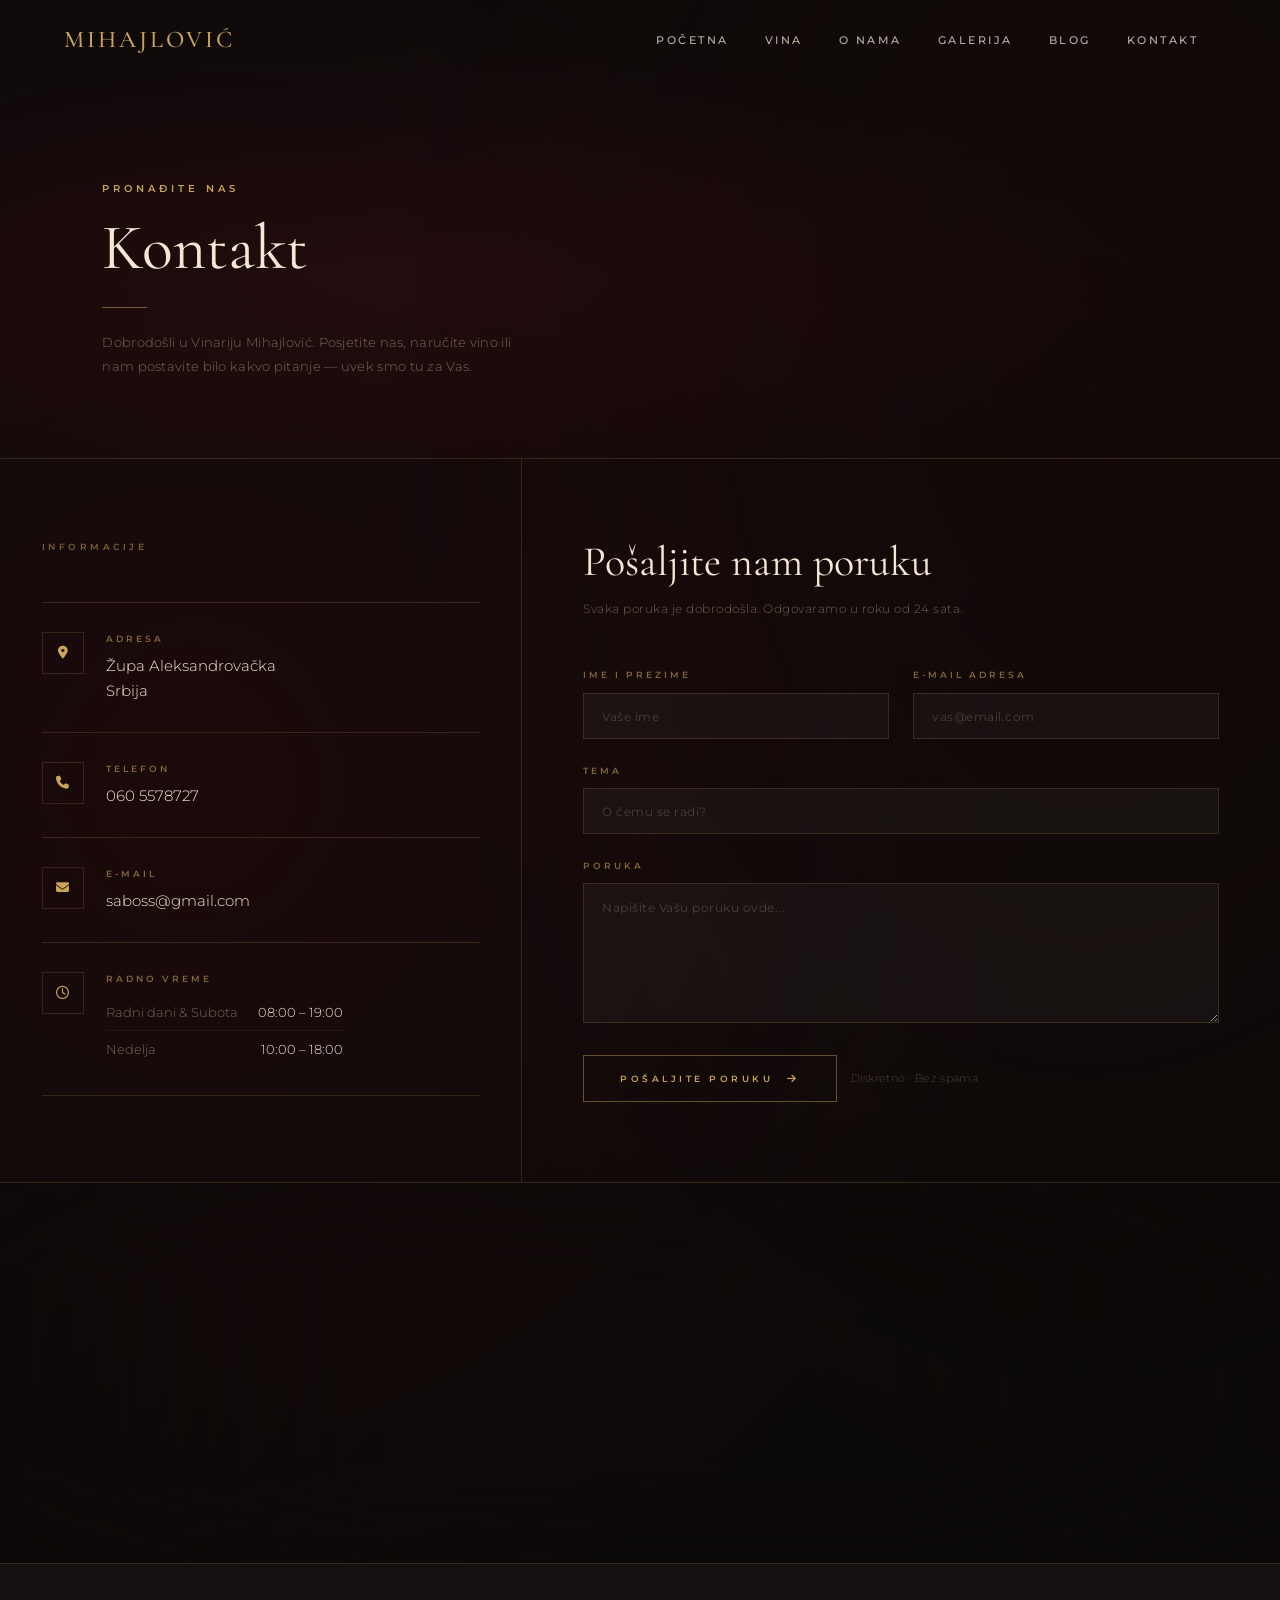
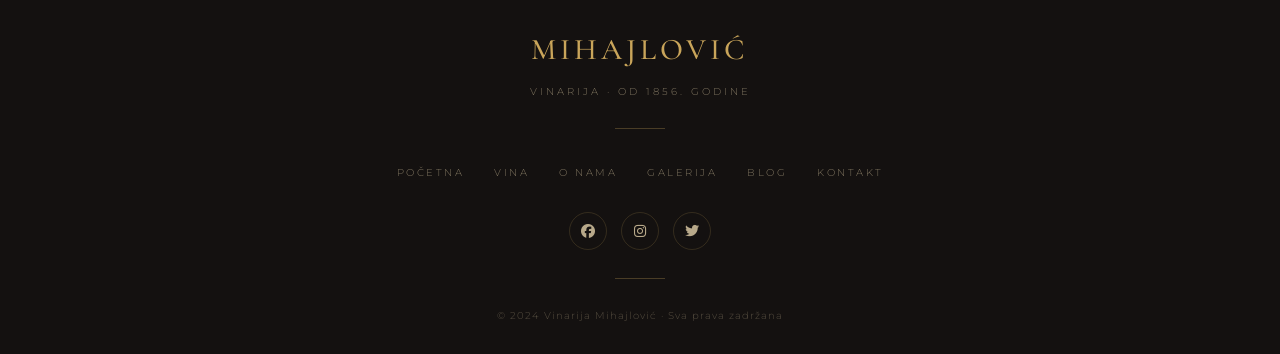
<file: kontakt.html>
<!DOCTYPE html>
<html lang="sr">
<head>
    <meta charset="UTF-8">
    <meta name="viewport" content="width=device-width, initial-scale=1.0">
    <title>Kontakt &mdash; Vinarija Mihajlović</title>
    <link rel="stylesheet" href="stil.css">
    <link rel="stylesheet" href="https://cdnjs.cloudflare.com/ajax/libs/font-awesome/6.2.0/css/all.min.css" integrity="sha512-xh6O/CkQoPOWDdYTDqeRdPCVd1SpvCA9XXcUnZS2FmJNp1coAFzvtCN9BmamE+4aHK8yyUHUSCcJHgXloTyT2A==" crossorigin="anonymous" referrerpolicy="no-referrer" />
    <style>
        /* ─── PAGE BACKGROUND ─── */
        .contact-page {
            background:
                radial-gradient(ellipse at 15% 40%, rgba(80, 10, 22, 0.22) 0%, transparent 55%),
                radial-gradient(ellipse at 85% 20%, rgba(30, 8, 8, 0.4) 0%, transparent 50%),
                var(--bg);
            min-height: 100vh;
        }

        /* ─── HERO HEADER ─── */
        .contact-hero {
            padding: 180px 8% 80px;
            border-bottom: 1px solid var(--border);
            position: relative;
            overflow: hidden;
        }

        .contact-hero::before {
            content: '';
            position: absolute;
            inset: 0;
            background: radial-gradient(ellipse at 30% 60%, rgba(110, 18, 32, 0.18) 0%, transparent 60%);
            pointer-events: none;
        }

        .contact-hero-inner {
            position: relative;
            z-index: 1;
        }

        .contact-hero .sec-title { margin-bottom: 16px; }

        .contact-hero p {
            font-size: 13px;
            color: var(--cream-2);
            opacity: 0.6;
            max-width: 440px;
            line-height: 1.85;
            letter-spacing: 0.3px;
        }

        /* ─── MAIN GRID ─── */
        .contact-main {
            display: grid;
            grid-template-columns: 1fr 1.45fr;
            gap: 0;
            border-bottom: 1px solid var(--border);
        }

        /* ─── LEFT PANEL ─── */
        .contact-left {
            padding: 80px 8% 80px 8%;
            border-right: 1px solid var(--border);
            display: flex;
            flex-direction: column;
            gap: 0;
        }

        .contact-panel-label {
            font-size: 9px;
            font-weight: 600;
            letter-spacing: 3.5px;
            text-transform: uppercase;
            color: var(--gold);
            opacity: 0.55;
            margin-bottom: 48px;
        }

        /* ─── CONTACT ITEMS ─── */
        .contact-items {
            display: flex;
            flex-direction: column;
            gap: 0;
        }

        .contact-item {
            display: flex;
            gap: 22px;
            align-items: flex-start;
            padding: 28px 0;
            border-bottom: 1px solid var(--border);
            transition: background 0.3s ease;
        }

        .contact-item:first-child { border-top: 1px solid var(--border); }

        .contact-item-icon {
            width: 42px;
            height: 42px;
            border: 1px solid var(--border);
            display: flex;
            align-items: center;
            justify-content: center;
            color: var(--gold);
            font-size: 13px;
            flex-shrink: 0;
            margin-top: 1px;
            transition: border-color 0.3s ease, background 0.3s ease;
        }

        .contact-item:hover .contact-item-icon {
            border-color: rgba(201, 165, 90, 0.45);
            background: rgba(201, 165, 90, 0.06);
        }

        .contact-item-label {
            font-size: 9px;
            font-weight: 600;
            letter-spacing: 3px;
            text-transform: uppercase;
            color: var(--gold);
            opacity: 0.6;
            margin-bottom: 8px;
        }

        .contact-item-value {
            font-size: 15px;
            color: var(--cream);
            line-height: 1.65;
        }

        .contact-item-value a {
            color: var(--cream);
            transition: color 0.3s ease;
        }

        .contact-item-value a:hover { color: var(--gold); }

        /* ─── HOURS ─── */
        .hours-table { margin-top: 2px; }

        .hours-row {
            display: flex;
            justify-content: space-between;
            align-items: center;
            padding: 7px 0;
            font-size: 13px;
            gap: 20px;
        }

        .hours-row + .hours-row { border-top: 1px solid rgba(201, 165, 90, 0.08); }

        .hours-day { color: var(--cream-2); opacity: 0.6; }
        .hours-time { color: var(--cream); white-space: nowrap; }

        /* ─── RIGHT PANEL (FORM) ─── */
        .contact-right {
            padding: 80px 8%;
            display: flex;
            flex-direction: column;
        }

        .contact-form-header {
            margin-bottom: 48px;
        }

        .contact-form-header h2 {
            font-family: 'Cormorant Garamond', serif;
            font-size: clamp(28px, 3.5vw, 42px);
            font-weight: 400;
            color: var(--cream);
            line-height: 1.1;
            margin-bottom: 14px;
        }

        .contact-form-header p {
            font-size: 12px;
            color: var(--cream-2);
            opacity: 0.55;
            letter-spacing: 0.5px;
            line-height: 1.7;
        }

        /* ─── FORM ─── */
        .contact-form {
            display: flex;
            flex-direction: column;
            gap: 24px;
        }

        .form-row {
            display: grid;
            grid-template-columns: 1fr 1fr;
            gap: 24px;
        }

        .form-group {
            display: flex;
            flex-direction: column;
            gap: 10px;
        }

        .form-group label {
            font-size: 9px;
            font-weight: 600;
            letter-spacing: 3px;
            text-transform: uppercase;
            color: var(--gold);
            opacity: 0.6;
        }

        .form-group input,
        .form-group textarea,
        .form-group select {
            background: rgba(255, 255, 255, 0.03);
            border: 1px solid var(--border);
            color: var(--cream);
            font-family: 'Montserrat', sans-serif;
            font-size: 13px;
            padding: 14px 18px;
            outline: none;
            transition: border-color 0.3s ease, background 0.3s ease, box-shadow 0.3s ease;
            width: 100%;
            -webkit-appearance: none;
            appearance: none;
            border-radius: 0;
        }

        .form-group input::placeholder,
        .form-group textarea::placeholder {
            color: var(--cream-2);
            opacity: 0.3;
            font-size: 12px;
            letter-spacing: 0.5px;
        }

        .form-group input:focus,
        .form-group textarea:focus,
        .form-group select:focus {
            border-color: rgba(201, 165, 90, 0.5);
            background: rgba(201, 165, 90, 0.04);
            box-shadow: 0 0 0 1px rgba(201, 165, 90, 0.12), 0 4px 24px rgba(139, 34, 50, 0.08);
        }

        .form-group textarea {
            resize: vertical;
            min-height: 140px;
            line-height: 1.7;
        }

        /* ─── SUBMIT BUTTON ─── */
        .form-submit {
            display: flex;
            align-items: center;
            gap: 14px;
            margin-top: 8px;
        }

        .btn-contact-submit {
            display: inline-flex;
            align-items: center;
            gap: 14px;
            background: transparent;
            border: 1px solid rgba(201, 165, 90, 0.45);
            color: var(--gold);
            font-family: 'Montserrat', sans-serif;
            font-size: 9px;
            font-weight: 600;
            letter-spacing: 3.5px;
            text-transform: uppercase;
            padding: 16px 36px;
            cursor: pointer;
            transition: background 0.35s ease, border-color 0.35s ease, color 0.35s ease, transform 0.25s ease;
            position: relative;
            overflow: hidden;
        }

        .btn-contact-submit::before {
            content: '';
            position: absolute;
            inset: 0;
            background: rgba(201, 165, 90, 0.08);
            transform: translateX(-101%);
            transition: transform 0.35s ease;
        }

        .btn-contact-submit:hover::before { transform: translateX(0); }

        .btn-contact-submit:hover {
            border-color: rgba(201, 165, 90, 0.75);
            color: var(--gold-lt);
        }

        .btn-contact-submit:active { transform: translateY(1px); }

        .btn-contact-submit .btn-arrow {
            font-size: 10px;
            transition: transform 0.3s ease;
        }

        .btn-contact-submit:hover .btn-arrow { transform: translateX(4px); }

        .form-note {
            font-size: 11px;
            color: var(--cream-2);
            opacity: 0.35;
            letter-spacing: 0.3px;
        }

        /* ─── MAP STRIP ─── */
        .contact-map-strip {
            position: relative;
        }

        .contact-map-strip iframe {
            width: 100%;
            height: 380px;
            border: 0;
            filter: grayscale(0.85) brightness(0.65) sepia(0.18);
            display: block;
        }

        .contact-map-overlay {
            position: absolute;
            inset: 0;
            pointer-events: none;
            background:
                linear-gradient(to right, rgba(12, 10, 8, 0.55) 0%, transparent 30%, transparent 70%, rgba(12, 10, 8, 0.55) 100%),
                linear-gradient(to bottom, rgba(12, 10, 8, 0.4) 0%, transparent 25%, transparent 75%, rgba(12, 10, 8, 0.5) 100%);
        }

        /* ─── FORM SUCCESS STATE ─── */
        .form-success {
            display: none;
            text-align: center;
            padding: 48px 24px;
            animation: fadeIn 0.5s ease;
        }

        .form-success.visible { display: block; }

        .form-success-icon {
            width: 56px;
            height: 56px;
            border: 1px solid rgba(201, 165, 90, 0.35);
            display: flex;
            align-items: center;
            justify-content: center;
            color: var(--gold);
            font-size: 20px;
            margin: 0 auto 24px;
        }

        .form-success h3 {
            font-family: 'Cormorant Garamond', serif;
            font-size: 28px;
            font-weight: 400;
            color: var(--cream);
            margin-bottom: 12px;
        }

        .form-success p {
            font-size: 12px;
            color: var(--cream-2);
            opacity: 0.55;
        }

        @keyframes fadeIn {
            from { opacity: 0; transform: translateY(16px); }
            to   { opacity: 1; transform: translateY(0); }
        }

        /* ─── FADE-IN ANIMATION ─── */
        .contact-fade {
            opacity: 0;
            transform: translateY(24px);
            animation: contactFade 0.65s ease forwards;
        }

        .contact-fade:nth-child(1) { animation-delay: 0.05s; }
        .contact-fade:nth-child(2) { animation-delay: 0.15s; }
        .contact-fade:nth-child(3) { animation-delay: 0.25s; }
        .contact-fade:nth-child(4) { animation-delay: 0.35s; }

        @keyframes contactFade {
            to { opacity: 1; transform: translateY(0); }
        }

        /* ─── RESPONSIVE ─── */
        @media (max-width: 960px) {
            .contact-main {
                grid-template-columns: 1fr;
            }

            .contact-left {
                border-right: none;
                border-bottom: 1px solid var(--border);
                padding: 60px 6%;
            }

            .contact-right { padding: 60px 6%; }

            .contact-hero { padding: 150px 6% 60px; }
        }

        @media (max-width: 600px) {
            .form-row { grid-template-columns: 1fr; }
            .contact-hero { padding: 110px 5% 45px; }
            .contact-left, .contact-right { padding: 44px 5%; }
            .contact-map-strip iframe { height: 260px; }
            .contact-form-header h2 { font-size: 26px; }
            .btn-contact-submit { padding: 14px 24px; font-size: 8px; letter-spacing: 2.5px; }
        }

        @media (max-width: 400px) {
            .contact-hero { padding: 95px 4% 40px; }
            .contact-left, .contact-right { padding: 38px 4%; }
            .contact-panel-label { margin-bottom: 30px; }
            .contact-item { gap: 16px; padding: 22px 0; }
            .contact-item-icon { width: 36px; height: 36px; font-size: 12px; }
            .contact-item-value { font-size: 13px; }
            .form-submit { flex-direction: column; align-items: flex-start; gap: 10px; }
        }
    </style>
</head>
<body>

<div class="contact-page">

<nav id="navbar">
    <ul class="sidebar" id="sidebar">
        <li><a href="#" onclick="hideSidebar(); return false;" class="sidebar-close">
            <svg xmlns="http://www.w3.org/2000/svg" height="24" viewBox="0 -960 960 960" width="24"><path d="m256-200-56-56 224-224-224-224 56-56 224 224 224-224 56 56-224 224 224 224-56 56-224-224-224 224Z"/></svg>
        </a></li>
        <li><a href="index.html">Početna</a></li>
        <li><a href="vina.html">Vina</a></li>
        <li><a href="o_nama.html">O nama</a></li>
        <li><a href="galerija.html">Galerija</a></li>
        <li><a href="blog.html">Blog</a></li>
        <li><a href="kontakt.html">Kontakt</a></li>
    </ul>
    <ul class="nav-main">
        <li><a href="index.html" class="logo-link"><span class="logo-text">Mihajlović</span></a></li>
        <li class="hideOnMobile"><a href="index.html" class="nav-link">Početna</a></li>
        <li class="hideOnMobile"><a href="vina.html" class="nav-link">Vina</a></li>
        <li class="hideOnMobile"><a href="o_nama.html" class="nav-link">O nama</a></li>
        <li class="hideOnMobile"><a href="galerija.html" class="nav-link">Galerija</a></li>
        <li class="hideOnMobile"><a href="blog.html" class="nav-link">Blog</a></li>
        <li class="hideOnMobile"><a href="kontakt.html" class="nav-link">Kontakt</a></li>
        <li class="menu-button" onclick="showSidebar()">
            <a href="#"><svg xmlns="http://www.w3.org/2000/svg" height="24" viewBox="0 -960 960 960" width="24"><path d="M120-240v-80h720v80H120Zm0-200v-80h720v80H120Zm0-200v-80h720v80H120Z"/></svg></a>
        </li>
    </ul>
</nav>

<!-- ─── HERO ─── -->
<header class="contact-hero">
    <div class="contact-hero-inner">
        <span class="sec-label">Pronađite nas</span>
        <h1 class="sec-title">Kontakt</h1>
        <div class="sec-divider"></div>
        <p>Dobrodošli u Vinariju Mihajlović. Posjetite nas, naručite vino ili nam postavite bilo kakvo pitanje — uvek smo tu za Vas.</p>
    </div>
</header>

<!-- ─── MAIN CONTENT ─── -->
<div class="contact-main">

    <!-- LEFT: INFO -->
    <div class="contact-left">
        <div class="contact-panel-label">Informacije</div>

        <div class="contact-items">

            <div class="contact-item contact-fade">
                <div class="contact-item-icon">
                    <i class="fa-solid fa-location-dot"></i>
                </div>
                <div>
                    <div class="contact-item-label">Adresa</div>
                    <div class="contact-item-value">
                        <a href="https://maps.app.goo.gl/rebTfwxuxjd1NgWs6" target="_blank">
                            Župa Aleksandrovačka<br>Srbija
                        </a>
                    </div>
                </div>
            </div>

            <div class="contact-item contact-fade">
                <div class="contact-item-icon">
                    <i class="fa-solid fa-phone"></i>
                </div>
                <div>
                    <div class="contact-item-label">Telefon</div>
                    <div class="contact-item-value">
                        <a href="tel:+381605578727">060 5578727</a>
                    </div>
                </div>
            </div>

            <div class="contact-item contact-fade">
                <div class="contact-item-icon">
                    <i class="fa-solid fa-envelope"></i>
                </div>
                <div>
                    <div class="contact-item-label">E-mail</div>
                    <div class="contact-item-value">
                        <a href="mailto:saboss@gmail.com">saboss@gmail.com</a>
                    </div>
                </div>
            </div>

            <div class="contact-item contact-fade">
                <div class="contact-item-icon">
                    <i class="fa-regular fa-clock"></i>
                </div>
                <div>
                    <div class="contact-item-label">Radno vreme</div>
                    <div class="hours-table">
                        <div class="hours-row">
                            <span class="hours-day">Radni dani &amp; Subota</span>
                            <span class="hours-time">08:00 &ndash; 19:00</span>
                        </div>
                        <div class="hours-row">
                            <span class="hours-day">Nedelja</span>
                            <span class="hours-time">10:00 &ndash; 18:00</span>
                        </div>
                    </div>
                </div>
            </div>

        </div>
    </div>

    <!-- RIGHT: FORM -->
    <div class="contact-right">
        <div class="contact-form-header">
            <h2>Pošaljite nam poruku</h2>
            <p>Svaka poruka je dobrodošla. Odgovaramo u roku od 24 sata.</p>
        </div>

        <form class="contact-form" id="contactForm" novalidate>

            <div class="form-row">
                <div class="form-group">
                    <label for="contact-name">Ime i prezime</label>
                    <input
                        type="text"
                        id="contact-name"
                        name="name"
                        placeholder="Vaše ime"
                        autocomplete="name"
                    >
                </div>
                <div class="form-group">
                    <label for="contact-email">E-mail adresa</label>
                    <input
                        type="email"
                        id="contact-email"
                        name="email"
                        placeholder="vas@email.com"
                        autocomplete="email"
                    >
                </div>
            </div>

            <div class="form-group">
                <label for="contact-subject">Tema</label>
                <input
                    type="text"
                    id="contact-subject"
                    name="subject"
                    placeholder="O čemu se radi?"
                >
            </div>

            <div class="form-group">
                <label for="contact-message">Poruka</label>
                <textarea
                    id="contact-message"
                    name="message"
                    placeholder="Napišite Vašu poruku ovde..."
                ></textarea>
            </div>

            <div class="form-submit">
                <button type="submit" class="btn-contact-submit">
                    Pošaljite poruku
                    <span class="btn-arrow"><i class="fa-solid fa-arrow-right"></i></span>
                </button>
                <span class="form-note">Diskretno &middot; Bez spama</span>
            </div>

        </form>

        <div class="form-success" id="formSuccess">
            <div class="form-success-icon">
                <i class="fa-solid fa-check"></i>
            </div>
            <h3>Poruka primljena</h3>
            <p>Hvala Vam. Javićemo se u najkraćem mogućem roku.</p>
        </div>
    </div>

</div>

<!-- ─── MAP STRIP ─── -->
<div class="contact-map-strip">
    <iframe
        src="https://www.google.com/maps/embed?pb=!1m18!1m12!1m3!1d724.0369615614059!2d21.078031203308168!3d43.45751048825865!2m3!1f0!2f0!3f0!3m2!1i1024!2i768!4f13.1!3m3!1m2!1s0x47566936615fc711%3A0xa8a4c83ecdc64019!2sSaboss%20doo!5e0!3m2!1ssr!2srs!4v1708699143687!5m2!1ssr!2srs"
        allowfullscreen=""
        loading="lazy"
        referrerpolicy="no-referrer-when-downgrade"
        title="Lokacija Vinarije Mihajlović">
    </iframe>
    <div class="contact-map-overlay"></div>
</div>

<footer>
    <div class="footer-inner">
        <div class="footer-brand">Mihajlović</div>
        <div class="footer-tagline">Vinarija &middot; Od 1856. godine</div>
        <div class="footer-hr"></div>
        <ul class="footer-nav">
            <li><a href="index.html">Početna</a></li>
            <li><a href="vina.html">Vina</a></li>
            <li><a href="o_nama.html">O nama</a></li>
            <li><a href="galerija.html">Galerija</a></li>
            <li><a href="blog.html">Blog</a></li>
            <li><a href="kontakt.html">Kontakt</a></li>
        </ul>
        <div class="footer-social">
            <a href="#"><i class="fa-brands fa-facebook"></i></a>
            <a href="https://www.instagram.com/vinarijamihajlovic?igsh=MWQzcGxwazJzd2RjOQ==" target="_blank"><i class="fa-brands fa-instagram"></i></a>
            <a href="#"><i class="fa-brands fa-twitter"></i></a>
        </div>
        <div class="footer-hr"></div>
        <p class="footer-copy">&copy; 2024 Vinarija Mihajlović &middot; Sva prava zadržana</p>
    </div>
</footer>

</div>

<script src="skript.js"></script>
<script>
    document.getElementById('contactForm').addEventListener('submit', function(e) {
        e.preventDefault();
        this.style.opacity = '0';
        this.style.transform = 'translateY(-12px)';
        this.style.transition = 'opacity 0.4s ease, transform 0.4s ease';
        setTimeout(() => {
            this.style.display = 'none';
            const success = document.getElementById('formSuccess');
            success.classList.add('visible');
        }, 400);
    });
</script>
</body>
</html>
</file>
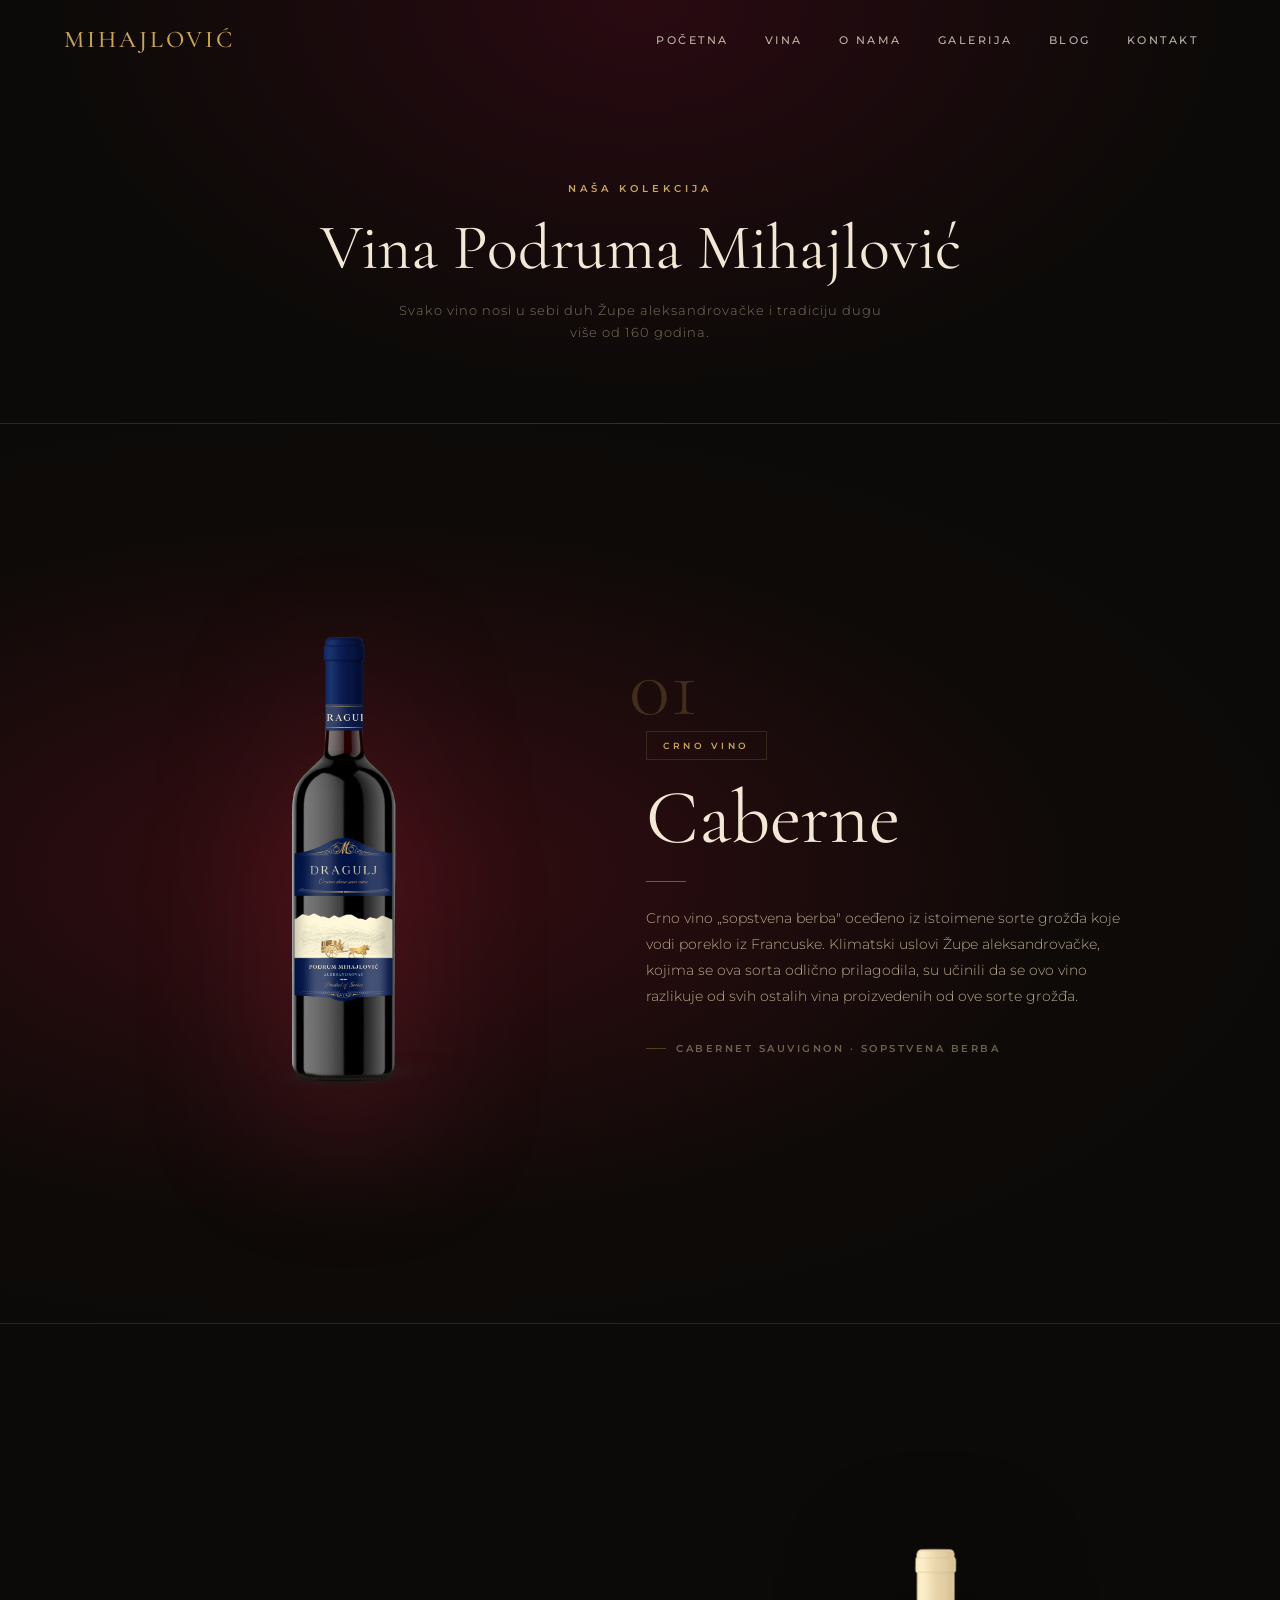
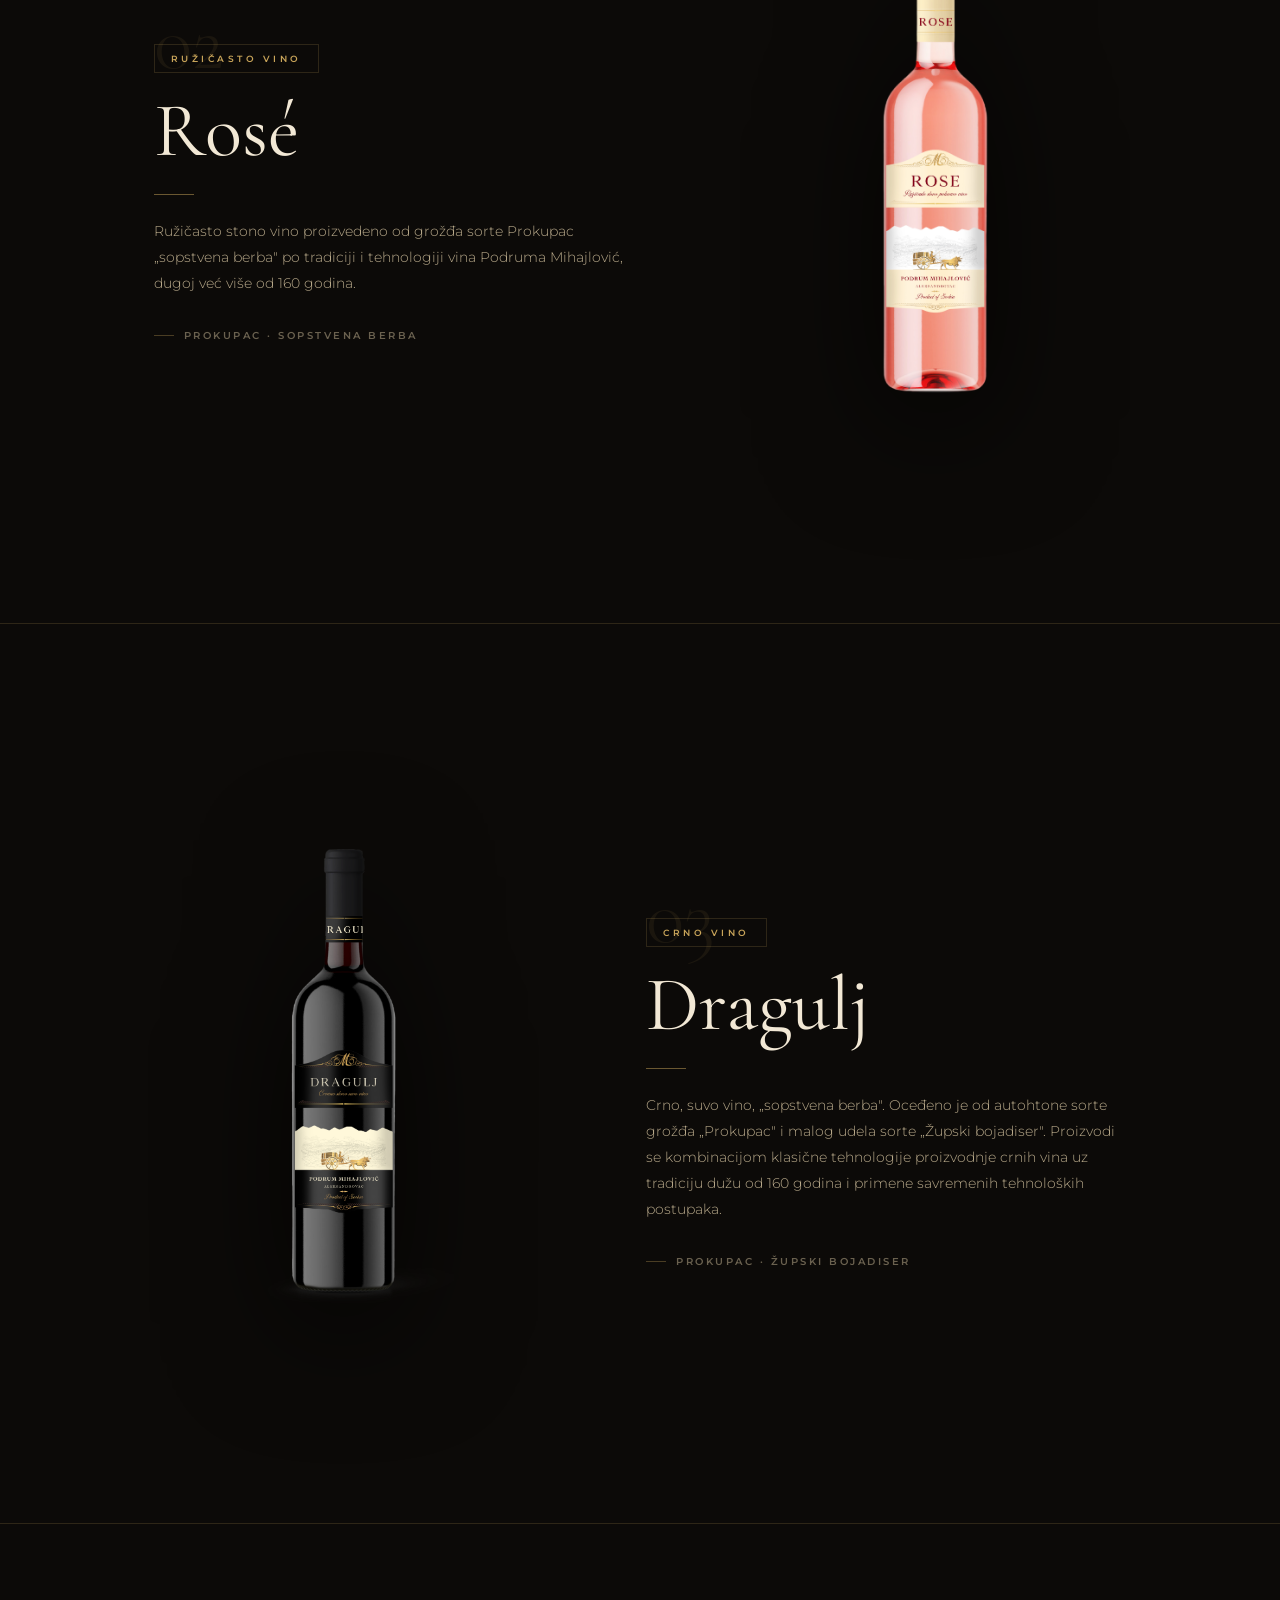
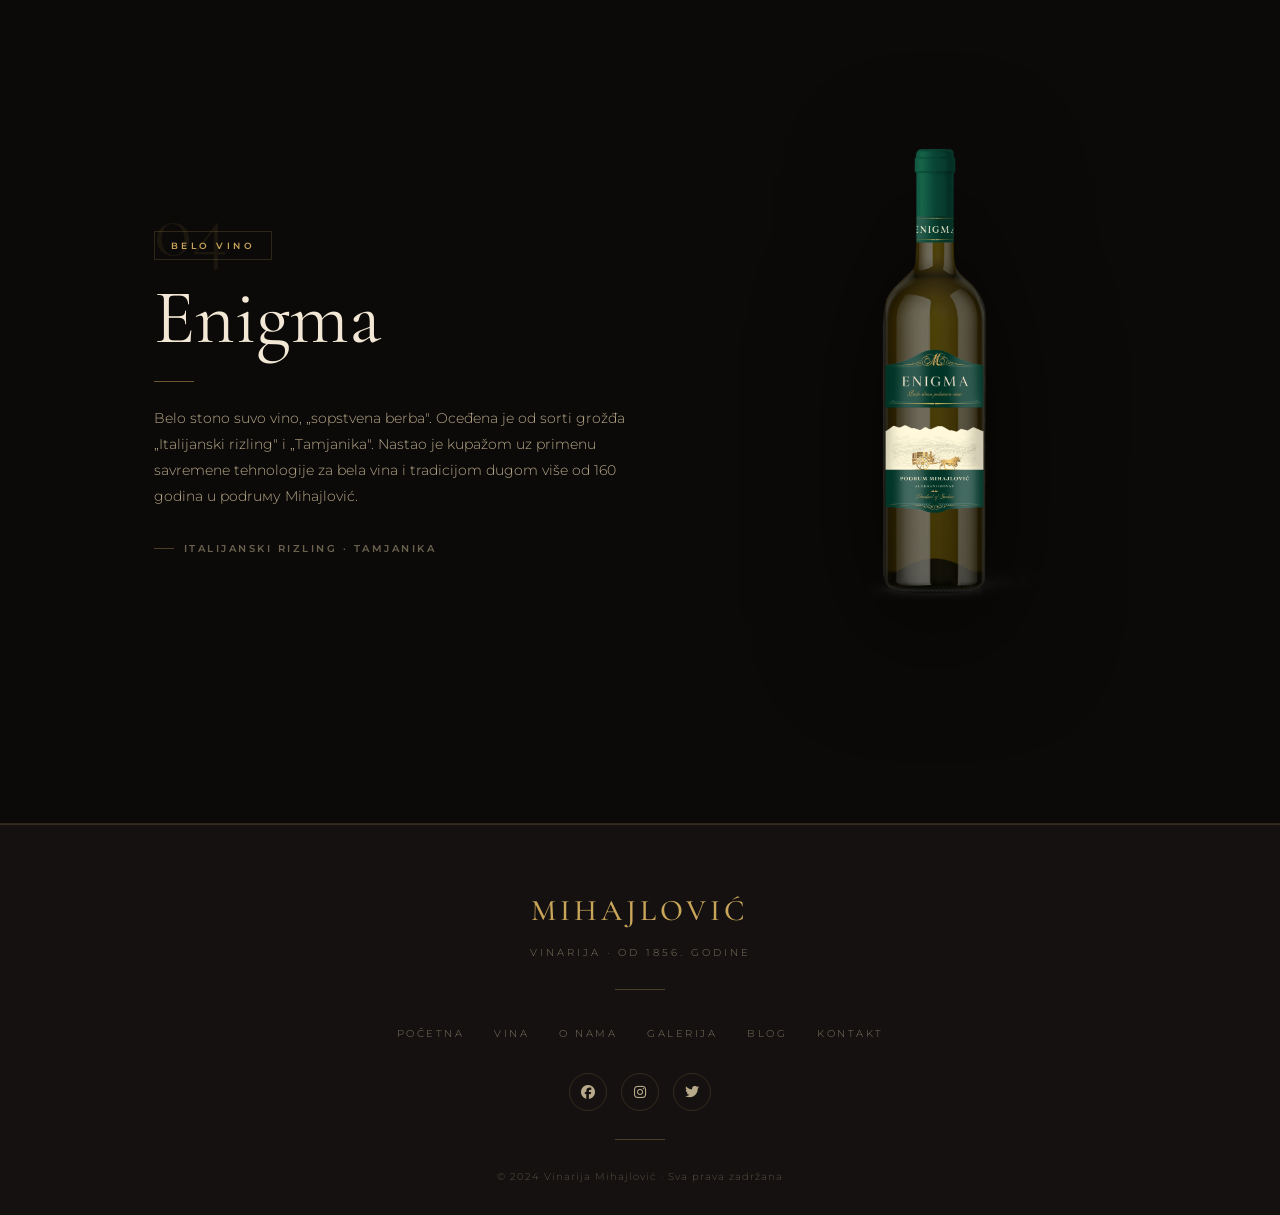
<file: vina.html>
<!DOCTYPE html>
<html lang="sr">
<head>
    <meta charset="UTF-8">
    <meta name="viewport" content="width=device-width, initial-scale=1.0">
    <title>Vina &mdash; Vinarija Mihajlović</title>
    <link rel="stylesheet" href="stil.css">
    <link rel="stylesheet" href="https://cdnjs.cloudflare.com/ajax/libs/font-awesome/6.2.0/css/all.min.css" integrity="sha512-xh6O/CkQoPOWDdYTDqeRdPCVd1SpvCA9XXcUnZS2FmJNp1coAFzvtCN9BmamE+4aHK8yyUHUSCcJHgXloTyT2A==" crossorigin="anonymous" referrerpolicy="no-referrer" />
    <style>
        /* ─── WINE SECTIONS ─── */
        .wines-header {
            padding: 180px 8% 80px;
            text-align: center;
            border-bottom: 1px solid var(--border);
            background: radial-gradient(ellipse at 50% 0%, #2a0a12 0%, var(--bg) 65%);
        }

        .wines-header .sec-title { margin-bottom: 14px; }

        .wines-header p {
            font-size: 13px;
            color: var(--cream-2);
            letter-spacing: 1px;
            opacity: 0.65;
            max-width: 500px;
            margin: 0 auto;
        }

        /* ─── WINE SECTION ─── */
        .wine-section {
            min-height: 100vh;
            display: flex;
            align-items: center;
            padding: 100px 8%;
            border-bottom: 1px solid var(--border);
            position: relative;
            overflow: hidden;
            gap: 60px;
        }

        .wine-section::before {
            content: '';
            position: absolute;
            inset: 0;
            opacity: 0;
            transition: opacity 0.6s ease-in-out;
            pointer-events: none;
        }

        /* hover: hover = samo na uređajima sa pravim kursorom (desktop) */
        @media (hover: hover) {
            .wine-section:hover::before { opacity: 1; }
        }
        /* in-view radi na svim uređajima (JS Intersection Observer) */
        .wine-section.in-view::before { opacity: 1; }

        .wine-section.red::before {
            background:
                radial-gradient(ellipse at 28% 50%, rgba(110, 18, 32, 0.35) 0%, transparent 55%),
                radial-gradient(ellipse at 28% 50%, rgba(80, 10, 22, 0.15) 0%, transparent 75%);
        }

        .wine-section.rose::before {
            background:
                radial-gradient(ellipse at 72% 50%, rgba(150, 35, 65, 0.30) 0%, transparent 50%),
                radial-gradient(ellipse at 72% 50%, rgba(110, 20, 48, 0.12) 0%, transparent 75%);
        }

        .wine-section.white::before {
            background:
                radial-gradient(ellipse at 72% 50%, rgba(20, 40, 70, 0.35) 0%, transparent 55%),
                radial-gradient(ellipse at 72% 50%, rgba(10, 25, 50, 0.15) 0%, transparent 75%);
        }

        /* Reverse layout for even sections */
        .wine-section.reverse { flex-direction: row-reverse; }

        .wine-section.reverse.red::before {
            background:
                radial-gradient(ellipse at 72% 50%, rgba(110, 18, 32, 0.35) 0%, transparent 55%),
                radial-gradient(ellipse at 72% 50%, rgba(80, 10, 22, 0.15) 0%, transparent 75%);
        }

        .wine-section.reverse.rose::before {
            background:
                radial-gradient(ellipse at 28% 50%, rgba(150, 35, 65, 0.30) 0%, transparent 50%),
                radial-gradient(ellipse at 28% 50%, rgba(110, 20, 48, 0.12) 0%, transparent 75%);
        }

        .wine-section.reverse.white::before {
            background:
                radial-gradient(ellipse at 28% 50%, rgba(20, 40, 70, 0.35) 0%, transparent 55%),
                radial-gradient(ellipse at 28% 50%, rgba(10, 25, 50, 0.15) 0%, transparent 75%);
        }

        /* ─── BOTTLE COLUMN ─── */
        .wine-bottle-col {
            flex: 0 0 45%;
            display: flex;
            align-items: center;
            justify-content: center;
            padding: 40px;
        }

        .wine-bottle-col img {
            height: 520px;
            width: auto;
            filter: drop-shadow(0 30px 60px rgba(0, 0, 0, 0.75));
            transition: transform 0.6s ease, filter 0.6s ease;
        }

        @media (hover: hover) {
            .wine-section:hover .wine-bottle-col img {
                transform: translateY(-12px);
                filter: drop-shadow(0 40px 70px rgba(139, 34, 50, 0.45));
            }
        }
        .wine-section.in-view .wine-bottle-col img {
            transform: translateY(-12px);
            filter: drop-shadow(0 40px 70px rgba(139, 34, 50, 0.45));
        }

        /* ─── INFO COLUMN ─── */
        .wine-info-col {
            flex: 1;
            max-width: 480px;
            position: relative;
            isolation: isolate;
        }

        .wine-number {
            font-family: 'Cormorant Garamond', serif;
            font-size: 80px;
            font-weight: 300;
            color: var(--gold);
            opacity: 0.08;
            line-height: 1;
            margin-bottom: -40px;
            display: block;
            position: relative;
            z-index: 0;
            transition: opacity 0.45s ease-in-out, transform 0.45s ease-in-out;
            pointer-events: none;
            user-select: none;
        }

        @media (hover: hover) {
            .wine-section:hover .wine-number {
                opacity: 0.22;
                transform: scale(1.07) translateY(-40px);
            }
        }
        .wine-section.in-view .wine-number {
            opacity: 0.22;
            transform: scale(1.07) translateY(-40px);
        }

        .wine-type-badge,
        .wine-name,
        .wine-divider,
        .wine-desc,
        .wine-grapes {
            position: relative;
            z-index: 1;
        }

        .wine-type-badge {
            display: inline-block;
            font-size: 9px;
            font-weight: 600;
            letter-spacing: 3.5px;
            text-transform: uppercase;
            color: var(--gold);
            border: 1px solid var(--border);
            padding: 6px 16px;
            margin-bottom: 20px;
        }

        .wine-name {
            font-family: 'Cormorant Garamond', serif;
            font-size: clamp(44px, 6vw, 80px);
            font-weight: 400;
            color: var(--cream);
            line-height: 1;
            margin-bottom: 24px;
        }

        .wine-divider {
            width: 40px;
            height: 1px;
            background: var(--gold);
            opacity: 0.5;
            margin-bottom: 24px;
        }

        .wine-desc {
            font-size: 14px;
            color: var(--cream-2);
            line-height: 1.85;
            margin-bottom: 30px;
        }

        .wine-grapes {
            display: flex;
            align-items: center;
            gap: 10px;
            font-size: 10px;
            font-weight: 600;
            letter-spacing: 2.5px;
            text-transform: uppercase;
            color: var(--cream-2);
            opacity: 0.55;
        }

        .wine-grapes::before {
            content: '';
            display: inline-block;
            width: 20px;
            height: 1px;
            background: var(--gold);
            opacity: 0.6;
        }

        /* ─── MOBILE SCROLL SNAP ─── */
        @media (max-width: 900px) {
            html { scroll-snap-type: y proximity; }

            .wine-section {
                scroll-snap-align: start;
                min-height: 100vh;
            }
        }

        /* ─── RESPONSIVE ─── */
        @media (max-width: 900px) {
            .wines-header { padding: 120px 6% 60px; }

            .wine-section,
            .wine-section.reverse {
                flex-direction: column;
                padding: 70px 6%;
                text-align: center;
                gap: 36px;
            }

            .wine-bottle-col {
                padding: 16px;
                flex: none;
                width: 100%;
            }

            .wine-bottle-col img { height: 300px; width: auto; }

            .wine-info-col { max-width: 100%; }

            .wine-grapes  { justify-content: center; }
            .wine-divider { margin: 20px auto; }
            .wine-number  { font-size: 60px; }
        }

        @media (max-width: 600px) {
            .wine-section,
            .wine-section.reverse { padding: 60px 5%; gap: 28px; }
            .wine-bottle-col img  { height: 260px; }
            .wine-name            { font-size: clamp(36px, 10vw, 60px); }
        }

        @media (max-width: 380px) {
            .wine-section,
            .wine-section.reverse { padding: 50px 4%; }
            .wine-bottle-col img  { height: 220px; }
        }
    </style>
</head>
<body>

<nav id="navbar">
    <ul class="sidebar" id="sidebar">
        <li><a href="#" onclick="hideSidebar(); return false;" class="sidebar-close">
            <svg xmlns="http://www.w3.org/2000/svg" height="24" viewBox="0 -960 960 960" width="24"><path d="m256-200-56-56 224-224-224-224 56-56 224 224 224-224 56 56-224 224 224 224-56 56-224-224-224 224Z"/></svg>
        </a></li>
        <li><a href="index.html">Početna</a></li>
        <li><a href="vina.html">Vina</a></li>
        <li><a href="o_nama.html">O nama</a></li>
        <li><a href="galerija.html">Galerija</a></li>
        <li><a href="blog.html">Blog</a></li>
        <li><a href="kontakt.html">Kontakt</a></li>
    </ul>
    <ul class="nav-main">
        <li><a href="index.html" class="logo-link"><span class="logo-text">Mihajlović</span></a></li>
        <li class="hideOnMobile"><a href="index.html" class="nav-link">Početna</a></li>
        <li class="hideOnMobile"><a href="vina.html" class="nav-link">Vina</a></li>
        <li class="hideOnMobile"><a href="o_nama.html" class="nav-link">O nama</a></li>
        <li class="hideOnMobile"><a href="galerija.html" class="nav-link">Galerija</a></li>
        <li class="hideOnMobile"><a href="blog.html" class="nav-link">Blog</a></li>
        <li class="hideOnMobile"><a href="kontakt.html" class="nav-link">Kontakt</a></li>
        <li class="menu-button" onclick="showSidebar()">
            <a href="#"><svg xmlns="http://www.w3.org/2000/svg" height="24" viewBox="0 -960 960 960" width="24"><path d="M120-240v-80h720v80H120Zm0-200v-80h720v80H120Zm0-200v-80h720v80H120Z"/></svg></a>
        </li>
    </ul>
</nav>

<!-- ─── PAGE HEADER ──────────────────────────── -->
<header class="wines-header">
    <span class="sec-label">Naša kolekcija</span>
    <h1 class="sec-title">Vina Podruma Mihajlović</h1>
    <p>Svako vino nosi u sebi duh Župe aleksandrovačke i tradiciju dugu više od 160 godina.</p>
</header>

<!-- ─── CABERNE ──────────────────────────────── -->
<section id="Caberne" class="wine-section red">
    <div class="wine-bottle-col">
        <img src="slike/Packshot_Dragulj_Tamno Plavi.png" alt="Caberne">
    </div>
    <div class="wine-info-col">
        <span class="wine-number">01</span>
        <span class="wine-type-badge">Crno vino</span>
        <h2 class="wine-name">Caberne</h2>
        <div class="wine-divider"></div>
        <p class="wine-desc">Crno vino „sopstvena berba" oceđeno iz istoimene sorte grožđa koje vodi poreklo iz Francuske. Klimatski uslovi Župe aleksandrovačke, kojima se ova sorta odlično prilagodila, su učinili da se ovo vino razlikuje od svih ostalih vina proizvedenih od ove sorte grožđa.</p>
        <div class="wine-grapes">Cabernet Sauvignon &middot; Sopstvena berba</div>
    </div>
</section>

<!-- ─── ROSÉ ─────────────────────────────────── -->
<section id="Rose" class="wine-section rose reverse">
    <div class="wine-bottle-col">
        <img src="slike/Packshot_Rose.png" alt="Rosé">
    </div>
    <div class="wine-info-col">
        <span class="wine-number">02</span>
        <span class="wine-type-badge">Ružičasto vino</span>
        <h2 class="wine-name">Rosé</h2>
        <div class="wine-divider"></div>
        <p class="wine-desc">Ružičasto stono vino proizvedeno od grožđa sorte Prokupac „sopstvena berba" po tradiciji i tehnologiji vina Podruma Mihajlović, dugoj već više od 160 godina.</p>
        <div class="wine-grapes">Prokupac &middot; Sopstvena berba</div>
    </div>
</section>

<!-- ─── DRAGULJ ───────────────────────────────── -->
<section id="Dragulj" class="wine-section red">
    <div class="wine-bottle-col">
        <img src="slike/Packshot_Dragulj.png" alt="Dragulj">
    </div>
    <div class="wine-info-col">
        <span class="wine-number">03</span>
        <span class="wine-type-badge">Crno vino</span>
        <h2 class="wine-name">Dragulj</h2>
        <div class="wine-divider"></div>
        <p class="wine-desc">Crno, suvo vino, „sopstvena berba". Oceđeno je od autohtone sorte grožđa „Prokupac" i malog udela sorte „Župski bojadiser". Proizvodi se kombinacijom klasične tehnologije proizvodnje crnih vina uz tradiciju dužu od 160 godina i primene savremenih tehnoloških postupaka.</p>
        <div class="wine-grapes">Prokupac &middot; Župski bojadiser</div>
    </div>
</section>

<!-- ─── ENIGMA ────────────────────────────────── -->
<section id="Enigma" class="wine-section red reverse">
    <div class="wine-bottle-col">
        <img src="slike/Packshot_Enigma.png" alt="Enigma">
    </div>
    <div class="wine-info-col">
        <span class="wine-number">04</span>
        <span class="wine-type-badge">Belo vino</span>
        <h2 class="wine-name">Enigma</h2>
        <div class="wine-divider"></div>
        <p class="wine-desc">Belo stono suvo vino, „sopstvena berba". Oceđena je od sorti grožđa „Italijanski rizling" i „Tamjanika". Nastao je kupažom uz primenu savremene tehnologije za bela vina i tradicijom dugom više od 160 godina u podruму Mihajlović.</p>
        <div class="wine-grapes">Italijanski rizling &middot; Tamjanika</div>
    </div>
</section>

<footer>
    <div class="footer-inner">
        <div class="footer-brand">Mihajlović</div>
        <div class="footer-tagline">Vinarija &middot; Od 1856. godine</div>
        <div class="footer-hr"></div>
        <ul class="footer-nav">
            <li><a href="index.html">Početna</a></li>
            <li><a href="vina.html">Vina</a></li>
            <li><a href="o_nama.html">O nama</a></li>
            <li><a href="galerija.html">Galerija</a></li>
            <li><a href="blog.html">Blog</a></li>
            <li><a href="kontakt.html">Kontakt</a></li>
        </ul>
        <div class="footer-social">
            <a href="#"><i class="fa-brands fa-facebook"></i></a>
            <a href="https://www.instagram.com/vinarijamihajlovic?igsh=MWQzcGxwazJzd2RjOQ==" target="_blank"><i class="fa-brands fa-instagram"></i></a>
            <a href="#"><i class="fa-brands fa-twitter"></i></a>
        </div>
        <div class="footer-hr"></div>
        <p class="footer-copy">&copy; 2024 Vinarija Mihajlović &middot; Sva prava zadržana</p>
    </div>
</footer>

<script src="skript.js"></script>
</body>
</html>
</file>
<file: stil.css>
@import url('https://fonts.googleapis.com/css2?family=Cormorant+Garamond:ital,wght@0,300;0,400;0,500;0,600;1,300;1,400;1,600&family=Montserrat:wght@300;400;500;600&display=swap');

/* ─── VARIABLES ─────────────────────────────── */
:root {
  --bg:        #0c0a08;
  --bg-2:      #141110;
  --bg-3:      #1d1915;
  --bg-card:   #1a1714;
  --gold:      #c9a55a;
  --gold-lt:   #e2c07a;
  --gold-dk:   #8a6b2a;
  --wine:      #8b2232;
  --wine-dk:   #5a0f1a;
  --cream:     #f2e8d5;
  --cream-2:   #b8a98a;
  --border:        rgba(201, 165, 90, 0.18);
  --border-hover:  rgba(201, 165, 90, 0.55);
}

/* ─── BASE ──────────────────────────────────── */
*, *::before, *::after {
  margin: 0;
  padding: 0;
  box-sizing: border-box;
}

html { scroll-behavior: smooth; }

body {
  background: var(--bg);
  color: var(--cream);
  font-family: 'Montserrat', sans-serif;
  font-weight: 300;
  line-height: 1.7;
  overflow-x: hidden;
}

h1, h2, h3, h4, h5, h6 {
  font-family: 'Cormorant Garamond', serif;
  font-weight: 400;
  line-height: 1.15;
}

img { display: block; max-width: 100%; }
a   { text-decoration: none; }

/* ─── NAVIGATION ────────────────────────────── */
nav {
  position: fixed;
  top: 0; left: 0;
  width: 100%;
  z-index: 1000;
  padding: 0 5%;
  background: transparent;
  transition: background 0.5s ease, border-color 0.5s ease;
  border-bottom: 1px solid transparent;
}

nav.scrolled {
  background: rgba(12, 10, 8, 0.95);
  backdrop-filter: blur(16px);
  -webkit-backdrop-filter: blur(16px);
  border-bottom-color: var(--border);
}

nav ul.nav-main {
  width: 100%;
  height: 80px;
  list-style: none;
  display: flex;
  align-items: center;
  justify-content: flex-end;
}

nav ul.nav-main > li:first-child { margin-right: auto; }

.logo-link {
  display: flex;
  align-items: center;
}

.logo-text {
  font-family: 'Cormorant Garamond', serif;
  font-size: 24px;
  font-weight: 500;
  color: var(--gold);
  letter-spacing: 3px;
  text-transform: uppercase;
}

.nav-link {
  color: rgba(242, 232, 213, 0.75);
  font-size: 11px;
  font-weight: 500;
  letter-spacing: 2.5px;
  text-transform: uppercase;
  padding: 10px 18px;
  display: flex;
  align-items: center;
  height: 80px;
  transition: color 0.3s ease;
}

.nav-link:hover { color: var(--gold); }

/* ─── SIDEBAR (MOBILE) ──────────────────────── */
.sidebar {
  position: fixed;
  top: 0; right: 0;
  height: 100vh;
  width: 280px;
  z-index: 1100;
  background: var(--bg-2);
  border-left: 1px solid var(--border);
  display: none;
  flex-direction: column;
  list-style: none;
  overflow-y: auto;
}

.sidebar li { border-bottom: 1px solid var(--border); }

.sidebar a {
  display: flex;
  align-items: center;
  padding: 20px 35px;
  color: var(--cream-2);
  font-size: 11px;
  font-weight: 500;
  letter-spacing: 2.5px;
  text-transform: uppercase;
  transition: color 0.3s ease, background 0.3s ease;
}

.sidebar a:hover {
  color: var(--gold);
  background: rgba(201, 165, 90, 0.04);
}

.sidebar .sidebar-close {
  justify-content: flex-end;
  padding: 20px 22px;
}

.sidebar .sidebar-close svg path { fill: rgba(242, 232, 213, 0.5); }

.menu-button { display: none; }

.menu-button a {
  color: var(--cream);
  padding: 10px 15px;
  display: flex;
  align-items: center;
  height: 80px;
}

.menu-button a svg path { fill: var(--cream); }

@media (max-width: 900px) {
  .hideOnMobile { display: none; }
  .menu-button  { display: block; }

  /* ─── Compact nav on tablets/mobile ─── */
  nav { padding: 0 4%; }
  nav ul.nav-main { height: 65px; }
  .menu-button a  { height: 65px; }

  /* ─── Logo text ─── */
  .logo-text {
    font-size: 18px;
    letter-spacing: 2px;
  }

  /* ─── Logo image (pages that use img instead of text) ─── */
  .logo-text img {
    width: 80px !important;
    height: 40px !important;
  }
}

@media (max-width: 480px) {
  nav { padding: 0 4%; }
  nav ul.nav-main { height: 58px; }
  .menu-button a  { height: 58px; }

  .logo-text {
    font-size: 15px;
    letter-spacing: 1.5px;
  }

  .logo-text img {
    width: 65px !important;
    height: 33px !important;
  }
}

@media (max-width: 400px) {
  .sidebar { width: 100%; }
}

/* ─── FOOTER ────────────────────────────────── */
footer {
  background: var(--bg-2);
  border-top: 1px solid var(--border);
  padding: 60px 0 30px;
}

.footer-inner {
  width: 80%;
  max-width: 1200px;
  margin: 0 auto;
  display: flex;
  flex-direction: column;
  align-items: center;
  gap: 28px;
  text-align: center;
}

.footer-brand {
  font-family: 'Cormorant Garamond', serif;
  font-size: 30px;
  font-weight: 500;
  color: var(--gold);
  letter-spacing: 4px;
  text-transform: uppercase;
}

.footer-tagline {
  font-size: 10px;
  color: var(--cream-2);
  letter-spacing: 3px;
  text-transform: uppercase;
  margin-top: -20px;
  opacity: 0.65;
}

.footer-hr {
  width: 50px;
  height: 1px;
  background: var(--gold);
  opacity: 0.3;
}

.footer-nav {
  display: flex;
  gap: 30px;
  list-style: none;
  flex-wrap: wrap;
  justify-content: center;
}

.footer-nav a {
  color: var(--cream-2);
  font-size: 10px;
  letter-spacing: 2.5px;
  text-transform: uppercase;
  opacity: 0.65;
  transition: color 0.3s ease, opacity 0.3s ease;
}

.footer-nav a:hover { color: var(--gold); opacity: 1; }

.footer-social {
  display: flex;
  gap: 14px;
}

.footer-social a {
  width: 38px;
  height: 38px;
  border: 1px solid var(--border);
  border-radius: 50%;
  display: flex;
  align-items: center;
  justify-content: center;
  color: var(--cream-2);
  font-size: 14px;
  transition: all 0.3s ease;
}

.footer-social a:hover {
  border-color: var(--gold);
  color: var(--gold);
  background: rgba(201, 165, 90, 0.08);
}

.footer-copy {
  font-size: 10px;
  color: var(--cream-2);
  opacity: 0.4;
  letter-spacing: 1px;
}

@media (max-width: 600px) {
  .footer-nav { flex-direction: column; align-items: center; gap: 18px; }
  .footer-inner { width: 90%; }
}

/* ─── SHARED SECTION ELEMENTS ───────────────── */
.sec-label {
  display: block;
  font-size: 10px;
  font-weight: 600;
  letter-spacing: 4px;
  text-transform: uppercase;
  color: var(--gold);
  margin-bottom: 14px;
}

.sec-title {
  font-family: 'Cormorant Garamond', serif;
  font-size: clamp(34px, 5vw, 70px);
  font-weight: 400;
  color: var(--cream);
}

.sec-divider {
  width: 45px;
  height: 1px;
  background: var(--gold);
  margin: 22px 0;
  opacity: 0.55;
}

/* ─── BUTTONS ───────────────────────────────── */
.btn-outline {
  display: inline-block;
  padding: 13px 38px;
  border: 1px solid var(--gold);
  color: var(--gold);
  font-family: 'Montserrat', sans-serif;
  font-size: 10px;
  font-weight: 600;
  letter-spacing: 3px;
  text-transform: uppercase;
  transition: background 0.3s ease, color 0.3s ease;
  cursor: pointer;
  background: transparent;
}

.btn-outline:hover {
  background: var(--gold);
  color: var(--bg);
}

.btn-ghost {
  display: inline-block;
  padding: 13px 38px;
  border: 1px solid rgba(242, 232, 213, 0.25);
  color: rgba(242, 232, 213, 0.7);
  font-family: 'Montserrat', sans-serif;
  font-size: 10px;
  font-weight: 600;
  letter-spacing: 3px;
  text-transform: uppercase;
  transition: all 0.3s ease;
  background: transparent;
}

.btn-ghost:hover {
  border-color: var(--gold);
  color: var(--gold);
}

/* ─── PAGE HEADER ───────────────────────────── */
.page-header {
  padding: 180px 8% 100px;
  border-bottom: 1px solid var(--border);
  text-align: center;
}

.page-header .sec-title { margin-bottom: 16px; }

.page-header p {
  font-size: 13px;
  color: var(--cream-2);
  letter-spacing: 1px;
  opacity: 0.7;
}
</file>
